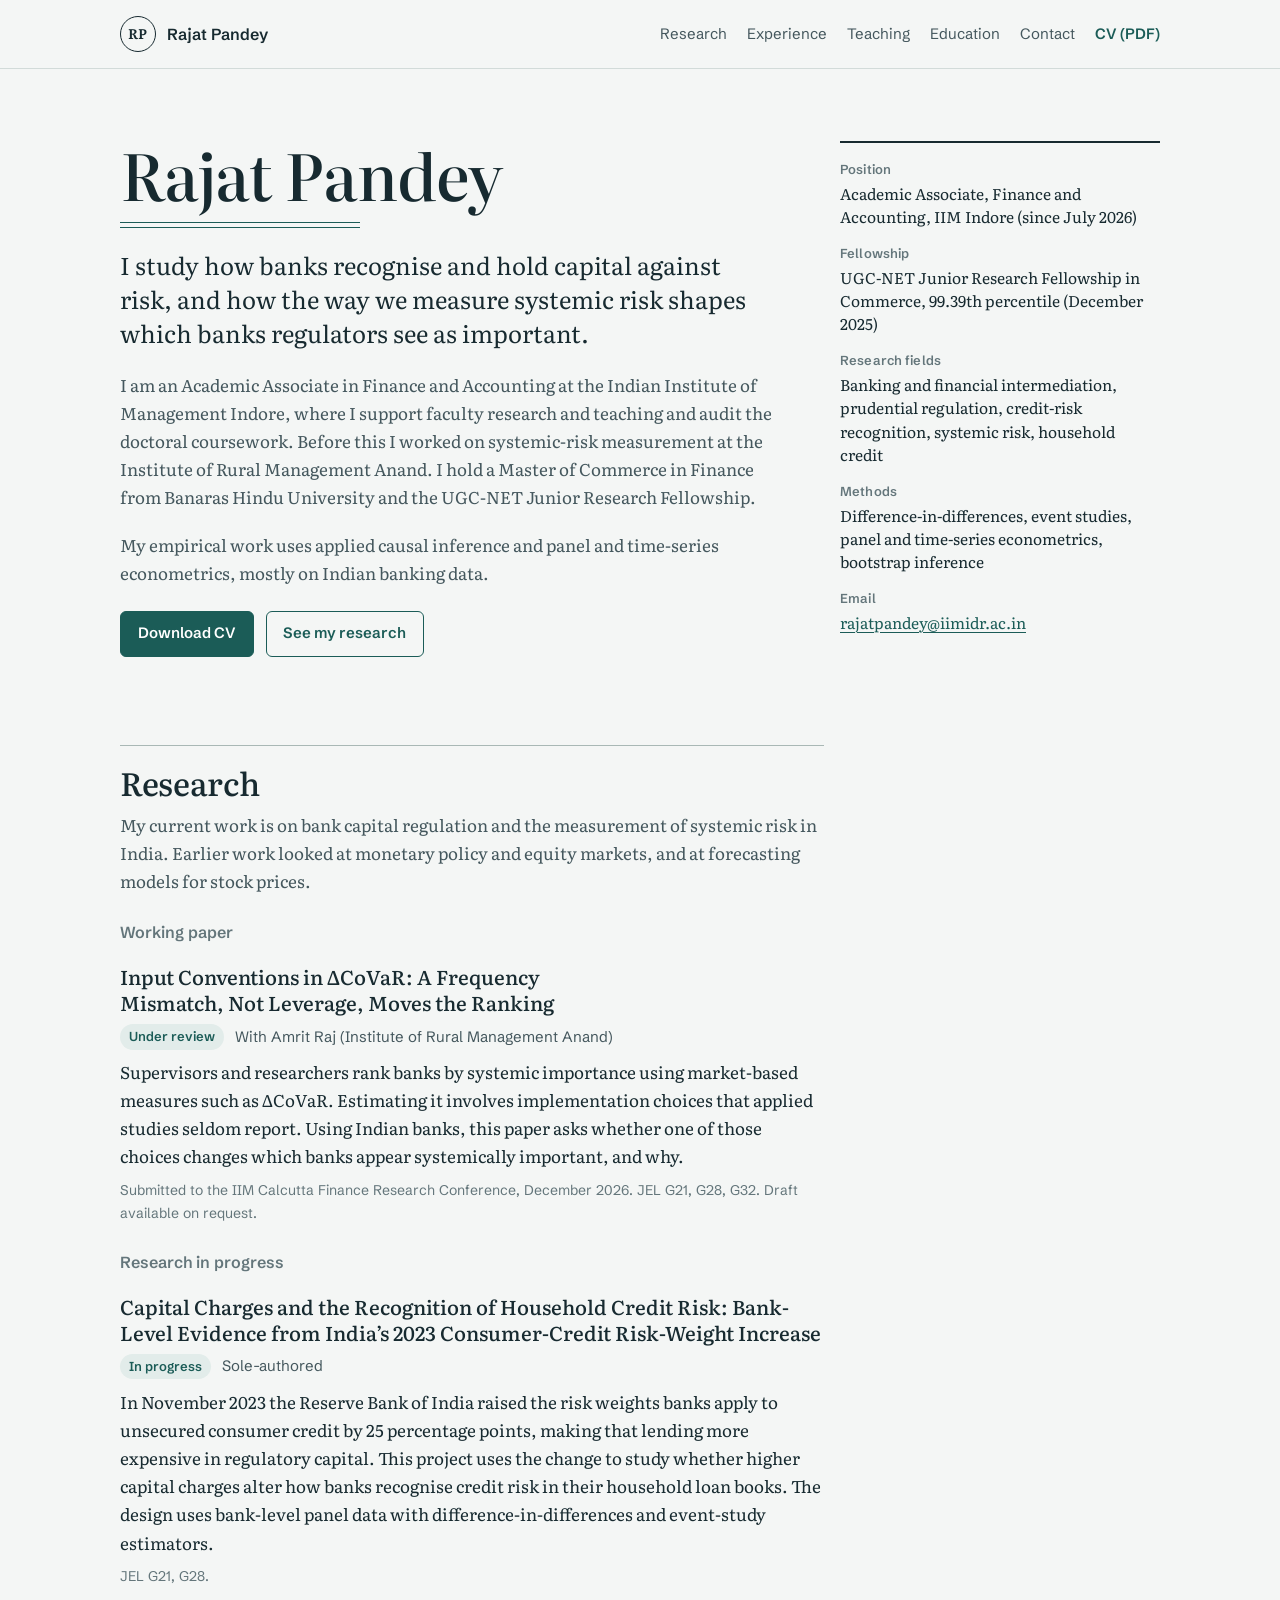
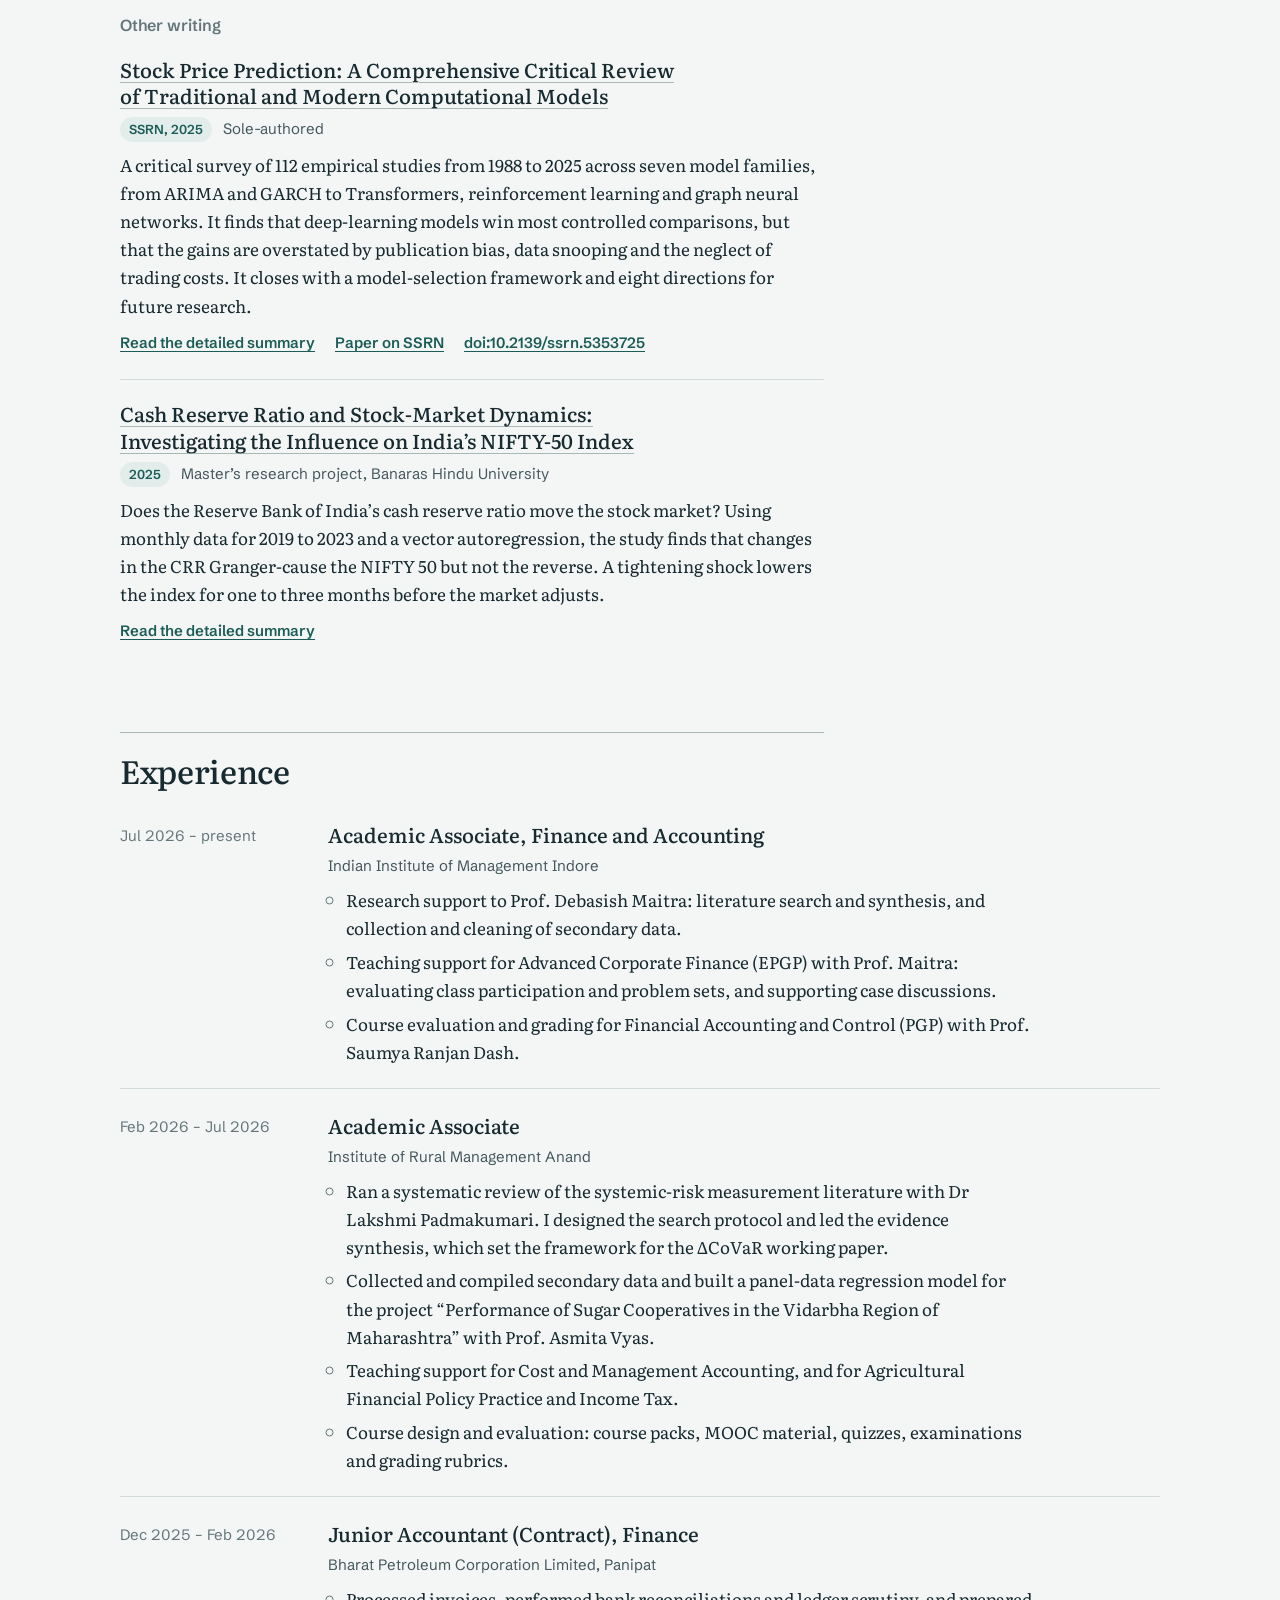
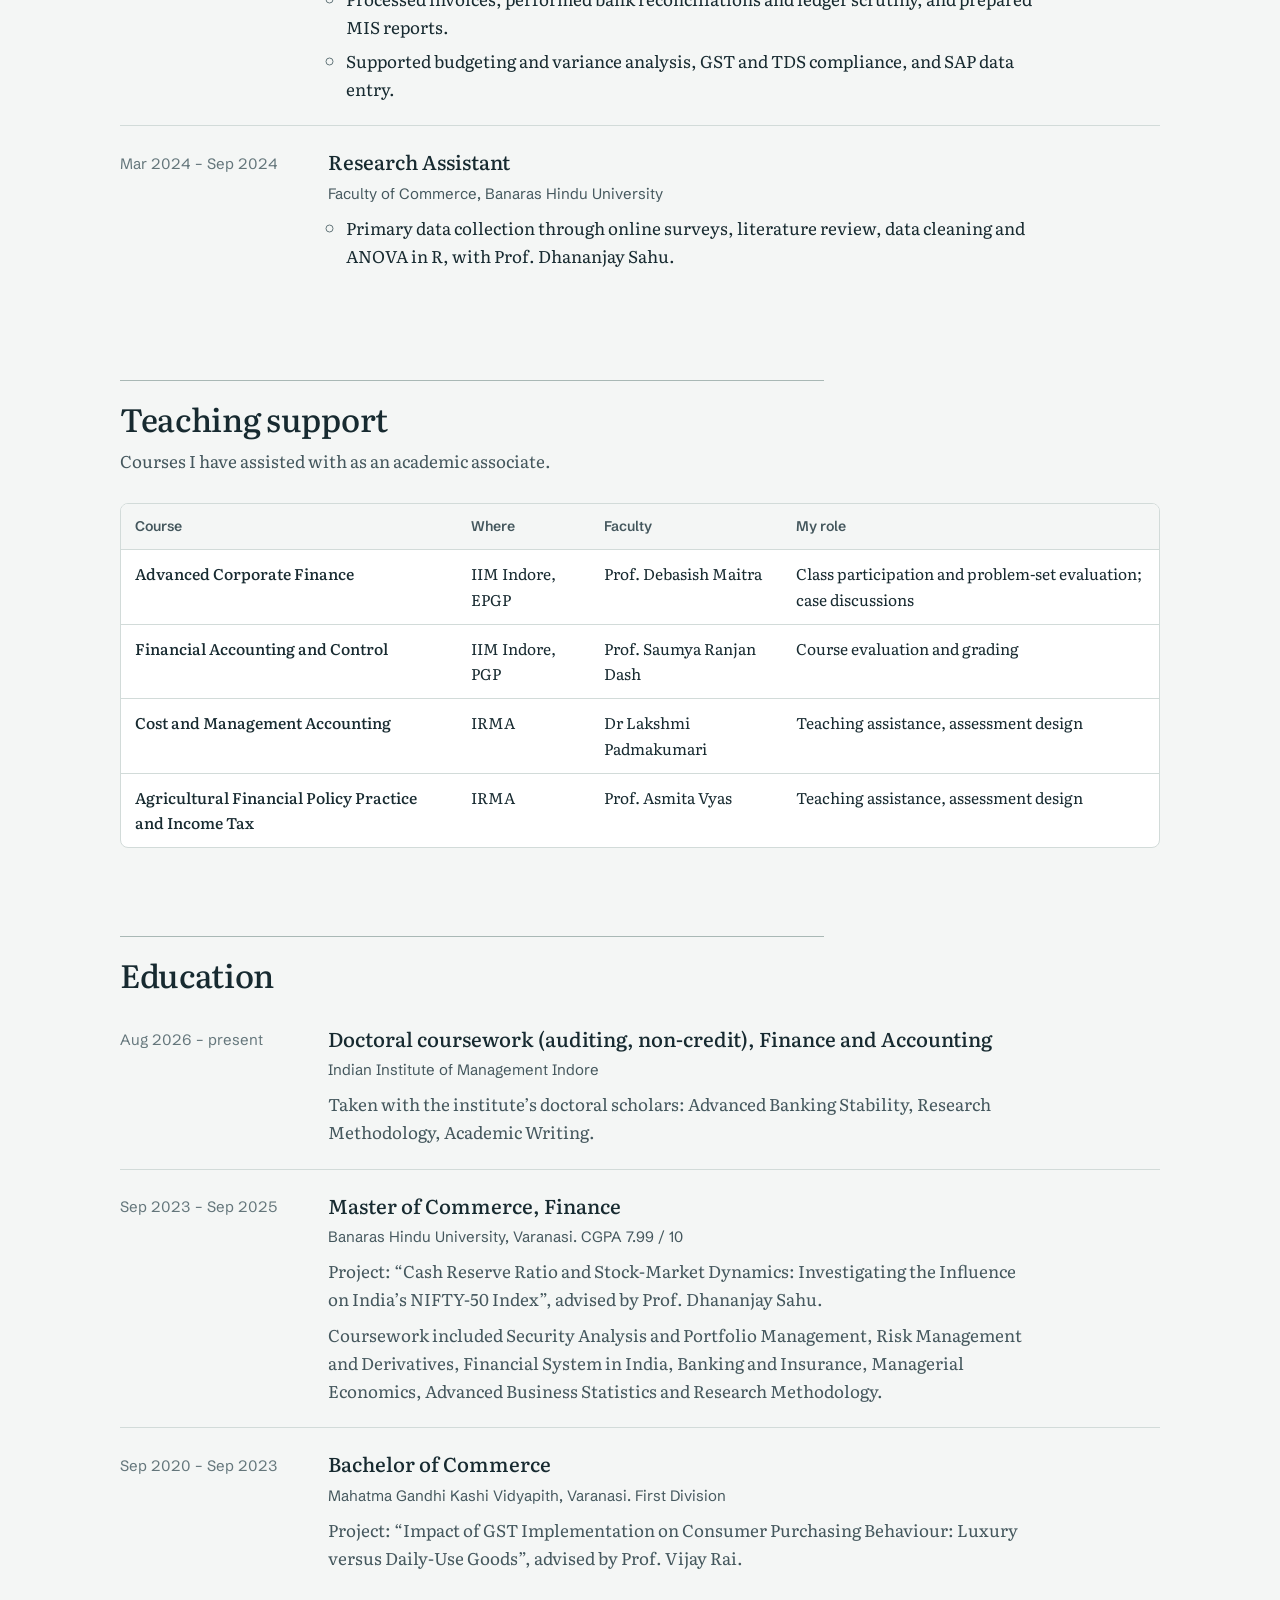
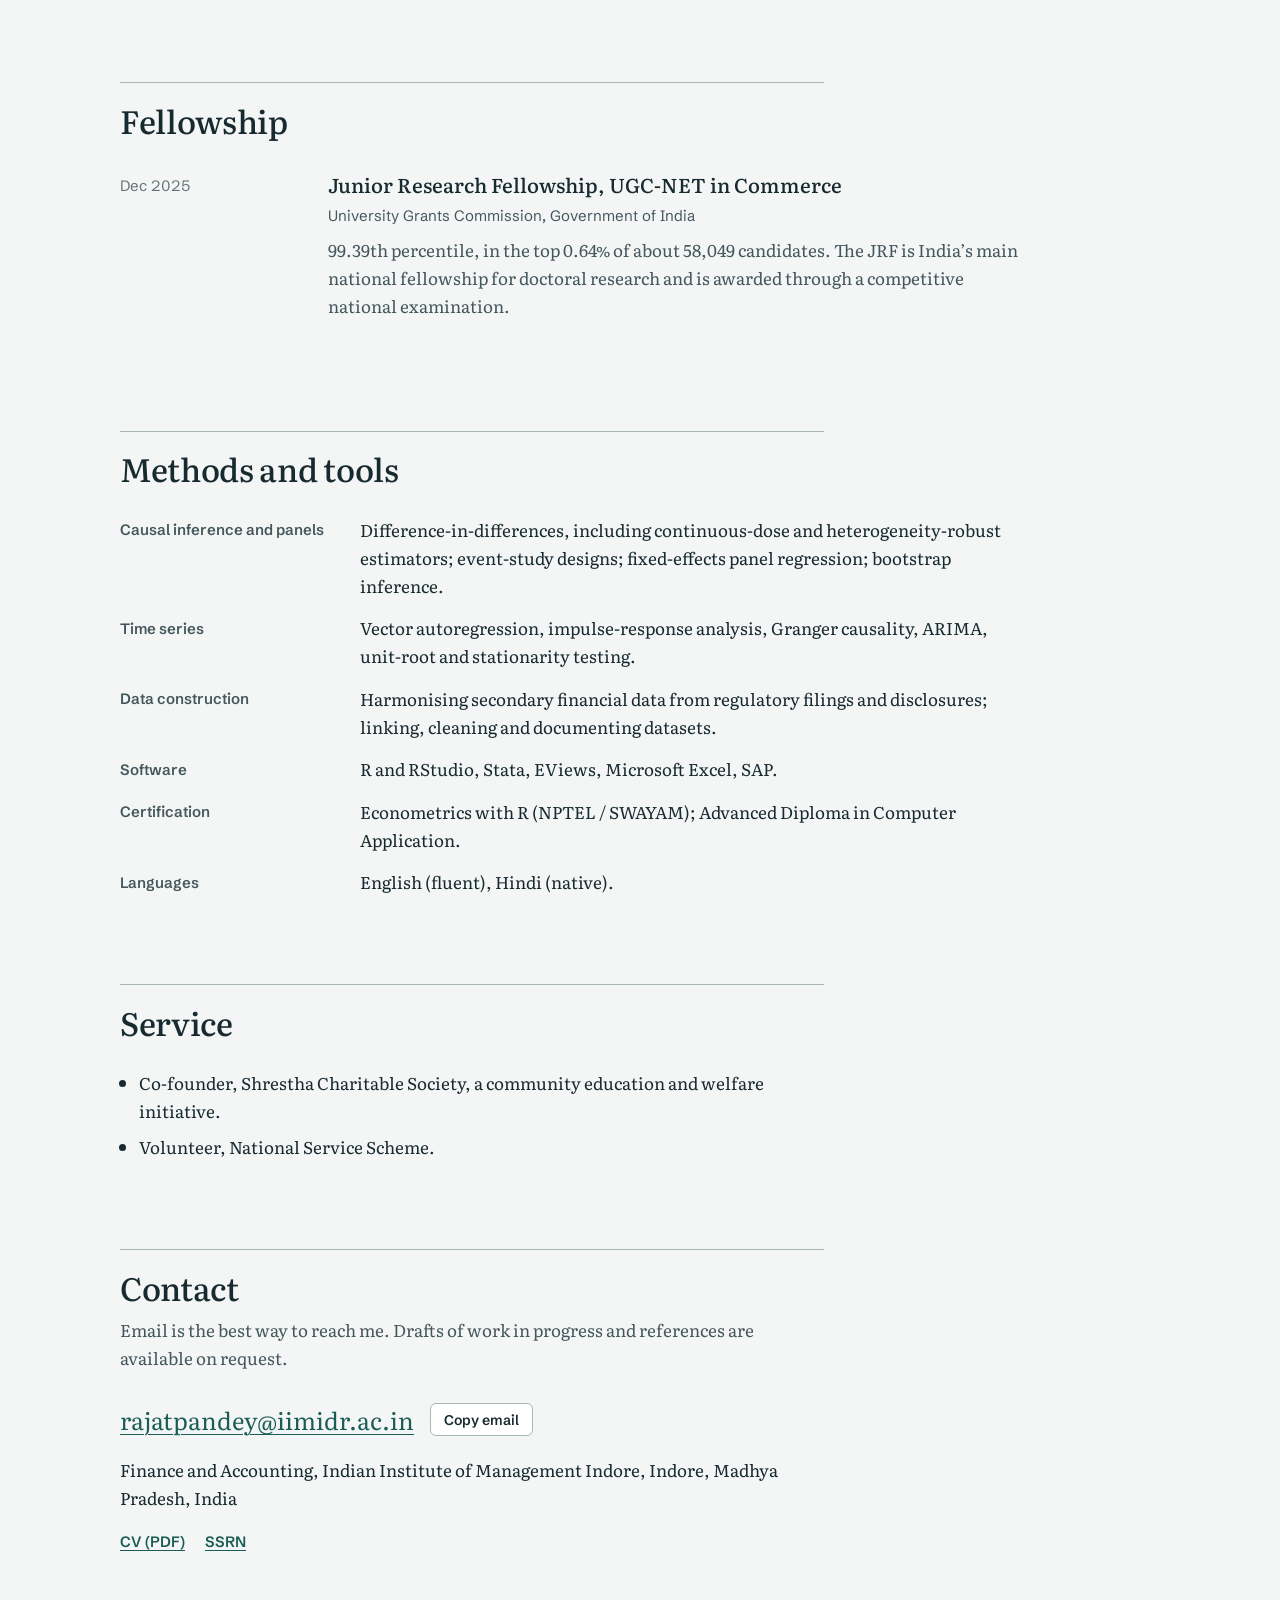
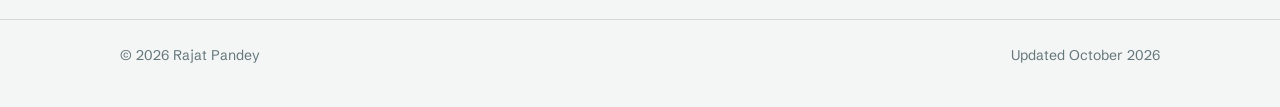
<file: index.html>
<!doctype html>
<html lang="en">
<head>
<meta charset="utf-8">
<meta name="viewport" content="width=device-width, initial-scale=1, viewport-fit=cover">
<title>Rajat Pandey</title>
<meta name="description" content="Rajat Pandey is a finance researcher at IIM Indore working on banking, bank capital regulation, credit-risk recognition and systemic-risk measurement in India.">
<meta name="author" content="Rajat Pandey">
<link rel="canonical" href="https://rajatpandey.in/">
<meta property="og:type" content="profile">
<meta property="og:title" content="Rajat Pandey">
<meta property="og:description" content="Research on banking, bank capital regulation and systemic-risk measurement in India.">
<meta property="og:url" content="https://rajatpandey.in/">
<link rel="icon" href="favicon.svg" type="image/svg+xml">
<link rel="preconnect" href="https://fonts.googleapis.com">
<link rel="preconnect" href="https://fonts.gstatic.com" crossorigin>
<link rel="stylesheet" href="https://fonts.googleapis.com/css2?family=Literata:ital,opsz,wght@0,7..72,400..700;1,7..72,400..700&family=Schibsted+Grotesk:wght@400..700&display=swap">
<link rel="stylesheet" href="style.css">
<script type="application/ld+json">
{
  "@context": "https://schema.org",
  "@type": "Person",
  "name": "Rajat Pandey",
  "url": "https://rajatpandey.in/",
  "email": "mailto:rajatpandey@iimidr.ac.in",
  "jobTitle": "Academic Associate, Finance and Accounting",
  "affiliation": { "@type": "CollegeOrUniversity", "name": "Indian Institute of Management Indore" },
  "alumniOf": [
    { "@type": "CollegeOrUniversity", "name": "Banaras Hindu University" },
    { "@type": "CollegeOrUniversity", "name": "Mahatma Gandhi Kashi Vidyapith" }
  ],
  "knowsAbout": ["Banking", "Bank capital regulation", "Systemic risk", "Credit risk", "Household credit", "Econometrics"]
}
</script>
</head>
<body>
<a class="skip" href="#main">Skip to content</a>

<header class="site-header">
  <div class="frame header-inner">
    <a class="brand" href="index.html" aria-label="Rajat Pandey, home">
      <span class="brand-mark" aria-hidden="true">RP</span>
      <span class="brand-name">Rajat Pandey</span>
    </a>
    <nav class="site-nav" aria-label="Main">
      <a href="#research">Research</a>
      <a href="#experience">Experience</a>
      <a href="#teaching">Teaching</a>
      <a href="#education">Education</a>
      <a href="#contact">Contact</a>
      <a class="nav-cv" href="Rajat-Pandey-CV.pdf" target="_blank" rel="noopener">CV (PDF)</a>
    </nav>
  </div>
</header>

<main id="main" class="frame home">

  <!-- ============ About ============ -->
  <section class="hero" id="about" aria-labelledby="name">
    <div class="hero-text">
      <!-- To add a photo, save it as photo.jpg and uncomment the next line. -->
      <!-- <img src="photo.jpg" alt="Rajat Pandey" width="132" height="132" style="border-radius:50%;object-fit:cover"> -->
      <h1 class="name" id="name">Rajat Pandey</h1>
      <div class="double-rule" aria-hidden="true"></div>
      <p class="lede">I study how banks recognise and hold capital against risk, and how the way we measure systemic risk shapes which banks regulators see as important.</p>
      <p>I am an Academic Associate in Finance and Accounting at the Indian Institute of Management Indore, where I support faculty research and teaching and audit the doctoral coursework. Before this I worked on systemic-risk measurement at the Institute of Rural Management Anand. I hold a Master of Commerce in Finance from Banaras Hindu University and the UGC-NET Junior Research Fellowship.</p>
      <p>My empirical work uses applied causal inference and panel and time-series econometrics, mostly on Indian banking data.</p>
      <div class="actions">
        <a class="button" href="Rajat-Pandey-CV.pdf" target="_blank" rel="noopener">Download CV</a>
        <a class="button button-quiet" href="#research">See my research</a>
      </div>
    </div>

    <aside class="glance" aria-label="At a glance">
      <dl>
        <div><dt>Position</dt><dd>Academic Associate, Finance and Accounting, IIM Indore (since July 2026)</dd></div>
        <div><dt>Fellowship</dt><dd>UGC-NET Junior Research Fellowship in Commerce, 99.39th percentile (December 2025)</dd></div>
        <div><dt>Research fields</dt><dd>Banking and financial intermediation, prudential regulation, credit-risk recognition, systemic risk, household credit</dd></div>
        <div><dt>Methods</dt><dd>Difference-in-differences, event studies, panel and time-series econometrics, bootstrap inference</dd></div>
        <div><dt>Email</dt><dd><a href="mailto:rajatpandey@iimidr.ac.in">rajatpandey@iimidr.ac.in</a></dd></div>
      </dl>
    </aside>
  </section>

  <!-- ============ Research ============ -->
  <section class="section" id="research" aria-labelledby="research-h">
    <div class="section-head">
      <h2 id="research-h">Research</h2>
      <p>My current work is on bank capital regulation and the measurement of systemic risk in India. Earlier work looked at monetary policy and equity markets, and at forecasting models for stock prices.</p>
    </div>

    <div class="group">
      <h3 class="group-title">Working paper</h3>
      <article class="paper">
        <h4 class="paper-title">Input Conventions in ΔCoVaR: A Frequency Mismatch, Not Leverage, Moves the Ranking</h4>
        <p class="paper-meta"><span class="tag">Under review</span><span>With Amrit Raj (Institute of Rural Management Anand)</span></p>
        <p class="paper-summary">Supervisors and researchers rank banks by systemic importance using market-based measures such as ΔCoVaR. Estimating it involves implementation choices that applied studies seldom report. Using Indian banks, this paper asks whether one of those choices changes which banks appear systemically important, and why.</p>
        <p class="paper-foot">Submitted to the IIM Calcutta Finance Research Conference, December 2026. JEL G21, G28, G32. Draft available on request.</p>
      </article>
    </div>

    <div class="group">
      <h3 class="group-title">Research in progress</h3>
      <article class="paper">
        <h4 class="paper-title">Capital Charges and the Recognition of Household Credit Risk: Bank-Level Evidence from India’s 2023 Consumer-Credit Risk-Weight Increase</h4>
        <p class="paper-meta"><span class="tag">In progress</span><span>Sole-authored</span></p>
        <p class="paper-summary">In November 2023 the Reserve Bank of India raised the risk weights banks apply to unsecured consumer credit by 25 percentage points, making that lending more expensive in regulatory capital. This project uses the change to study whether higher capital charges alter how banks recognise credit risk in their household loan books. The design uses bank-level panel data with difference-in-differences and event-study estimators.</p>
        <p class="paper-foot">JEL G21, G28.</p>
      </article>
    </div>

    <div class="group">
      <h3 class="group-title">Other writing</h3>
      <article class="paper">
        <h4 class="paper-title"><a href="stock-price-prediction-review.html">Stock Price Prediction: A Comprehensive Critical Review of Traditional and Modern Computational Models</a></h4>
        <p class="paper-meta"><span class="tag">SSRN, 2025</span><span>Sole-authored</span></p>
        <p class="paper-summary">A critical survey of 112 empirical studies from 1988 to 2025 across seven model families, from ARIMA and GARCH to Transformers, reinforcement learning and graph neural networks. It finds that deep-learning models win most controlled comparisons, but that the gains are overstated by publication bias, data snooping and the neglect of trading costs. It closes with a model-selection framework and eight directions for future research.</p>
        <p class="paper-links">
          <a href="stock-price-prediction-review.html">Read the detailed summary</a>
          <a href="https://papers.ssrn.com/sol3/papers.cfm?abstract_id=5353725" target="_blank" rel="noopener">Paper on SSRN</a>
          <a href="https://doi.org/10.2139/ssrn.5353725" target="_blank" rel="noopener">doi:10.2139/ssrn.5353725</a>
        </p>
      </article>
      <article class="paper">
        <h4 class="paper-title"><a href="crr-nifty50.html">Cash Reserve Ratio and Stock-Market Dynamics: Investigating the Influence on India’s NIFTY-50 Index</a></h4>
        <p class="paper-meta"><span class="tag">2025</span><span>Master’s research project, Banaras Hindu University</span></p>
        <p class="paper-summary">Does the Reserve Bank of India’s cash reserve ratio move the stock market? Using monthly data for 2019 to 2023 and a vector autoregression, the study finds that changes in the CRR Granger-cause the NIFTY 50 but not the reverse. A tightening shock lowers the index for one to three months before the market adjusts.</p>
        <p class="paper-links">
          <a href="crr-nifty50.html">Read the detailed summary</a>
        </p>
      </article>
    </div>
  </section>

  <!-- ============ Experience ============ -->
  <section class="section" id="experience" aria-labelledby="experience-h">
    <div class="section-head">
      <h2 id="experience-h">Experience</h2>
    </div>
    <ol class="timeline">
      <li class="entry">
        <p class="entry-date">Jul 2026 – present</p>
        <div class="entry-body">
          <h3>Academic Associate, Finance and Accounting</h3>
          <p class="entry-org">Indian Institute of Management Indore</p>
          <ul>
            <li>Research support to Prof. Debasish Maitra: literature search and synthesis, and collection and cleaning of secondary data.</li>
            <li>Teaching support for Advanced Corporate Finance (EPGP) with Prof. Maitra: evaluating class participation and problem sets, and supporting case discussions.</li>
            <li>Course evaluation and grading for Financial Accounting and Control (PGP) with Prof. Saumya Ranjan Dash.</li>
          </ul>
        </div>
      </li>
      <li class="entry">
        <p class="entry-date">Feb 2026 – Jul 2026</p>
        <div class="entry-body">
          <h3>Academic Associate</h3>
          <p class="entry-org">Institute of Rural Management Anand</p>
          <ul>
            <li>Ran a systematic review of the systemic-risk measurement literature with Dr Lakshmi Padmakumari. I designed the search protocol and led the evidence synthesis, which set the framework for the ΔCoVaR working paper.</li>
            <li>Collected and compiled secondary data and built a panel-data regression model for the project “Performance of Sugar Cooperatives in the Vidarbha Region of Maharashtra” with Prof. Asmita Vyas.</li>
            <li>Teaching support for Cost and Management Accounting, and for Agricultural Financial Policy Practice and Income Tax.</li>
            <li>Course design and evaluation: course packs, MOOC material, quizzes, examinations and grading rubrics.</li>
          </ul>
        </div>
      </li>
      <li class="entry">
        <p class="entry-date">Dec 2025 – Feb 2026</p>
        <div class="entry-body">
          <h3>Junior Accountant (Contract), Finance</h3>
          <p class="entry-org">Bharat Petroleum Corporation Limited, Panipat</p>
          <ul>
            <li>Processed invoices, performed bank reconciliations and ledger scrutiny, and prepared MIS reports.</li>
            <li>Supported budgeting and variance analysis, GST and TDS compliance, and SAP data entry.</li>
          </ul>
        </div>
      </li>
      <li class="entry">
        <p class="entry-date">Mar 2024 – Sep 2024</p>
        <div class="entry-body">
          <h3>Research Assistant</h3>
          <p class="entry-org">Faculty of Commerce, Banaras Hindu University</p>
          <ul>
            <li>Primary data collection through online surveys, literature review, data cleaning and ANOVA in R, with Prof. Dhananjay Sahu.</li>
          </ul>
        </div>
      </li>
    </ol>
  </section>

  <!-- ============ Teaching ============ -->
  <section class="section" id="teaching" aria-labelledby="teaching-h">
    <div class="section-head">
      <h2 id="teaching-h">Teaching support</h2>
      <p>Courses I have assisted with as an academic associate.</p>
    </div>
    <div class="table-wrap">
      <table>
        <thead>
          <tr><th scope="col">Course</th><th scope="col">Where</th><th scope="col">Faculty</th><th scope="col">My role</th></tr>
        </thead>
        <tbody>
          <tr><th scope="row">Advanced Corporate Finance</th><td>IIM Indore, EPGP</td><td>Prof. Debasish Maitra</td><td>Class participation and problem-set evaluation; case discussions</td></tr>
          <tr><th scope="row">Financial Accounting and Control</th><td>IIM Indore, PGP</td><td>Prof. Saumya Ranjan Dash</td><td>Course evaluation and grading</td></tr>
          <tr><th scope="row">Cost and Management Accounting</th><td>IRMA</td><td>Dr Lakshmi Padmakumari</td><td>Teaching assistance, assessment design</td></tr>
          <tr><th scope="row">Agricultural Financial Policy Practice and Income Tax</th><td>IRMA</td><td>Prof. Asmita Vyas</td><td>Teaching assistance, assessment design</td></tr>
        </tbody>
      </table>
    </div>
  </section>

  <!-- ============ Education ============ -->
  <section class="section" id="education" aria-labelledby="education-h">
    <div class="section-head">
      <h2 id="education-h">Education</h2>
    </div>
    <ol class="timeline">
      <li class="entry">
        <p class="entry-date">Aug 2026 – present</p>
        <div class="entry-body">
          <h3>Doctoral coursework (auditing, non-credit), Finance and Accounting</h3>
          <p class="entry-org">Indian Institute of Management Indore</p>
          <p class="entry-note">Taken with the institute’s doctoral scholars: Advanced Banking Stability, Research Methodology, Academic Writing.</p>
        </div>
      </li>
      <li class="entry">
        <p class="entry-date">Sep 2023 – Sep 2025</p>
        <div class="entry-body">
          <h3>Master of Commerce, Finance</h3>
          <p class="entry-org">Banaras Hindu University, Varanasi. CGPA 7.99 / 10</p>
          <p class="entry-note">Project: “Cash Reserve Ratio and Stock-Market Dynamics: Investigating the Influence on India’s NIFTY-50 Index”, advised by Prof. Dhananjay Sahu.</p>
          <p class="entry-note">Coursework included Security Analysis and Portfolio Management, Risk Management and Derivatives, Financial System in India, Banking and Insurance, Managerial Economics, Advanced Business Statistics and Research Methodology.</p>
        </div>
      </li>
      <li class="entry">
        <p class="entry-date">Sep 2020 – Sep 2023</p>
        <div class="entry-body">
          <h3>Bachelor of Commerce</h3>
          <p class="entry-org">Mahatma Gandhi Kashi Vidyapith, Varanasi. First Division</p>
          <p class="entry-note">Project: “Impact of GST Implementation on Consumer Purchasing Behaviour: Luxury versus Daily-Use Goods”, advised by Prof. Vijay Rai.</p>
        </div>
      </li>
    </ol>
  </section>

  <!-- ============ Fellowship ============ -->
  <section class="section" id="awards" aria-labelledby="awards-h">
    <div class="section-head">
      <h2 id="awards-h">Fellowship</h2>
    </div>
    <ol class="timeline">
      <li class="entry">
        <p class="entry-date">Dec 2025</p>
        <div class="entry-body">
          <h3>Junior Research Fellowship, UGC-NET in Commerce</h3>
          <p class="entry-org">University Grants Commission, Government of India</p>
          <p class="entry-note">99.39th percentile, in the top 0.64% of about 58,049 candidates. The JRF is India’s main national fellowship for doctoral research and is awarded through a competitive national examination.</p>
        </div>
      </li>
    </ol>
  </section>

  <!-- ============ Skills ============ -->
  <section class="section" id="methods" aria-labelledby="methods-h">
    <div class="section-head">
      <h2 id="methods-h">Methods and tools</h2>
    </div>
    <dl class="defs">
      <dt>Causal inference and panels</dt>
      <dd>Difference-in-differences, including continuous-dose and heterogeneity-robust estimators; event-study designs; fixed-effects panel regression; bootstrap inference.</dd>
      <dt>Time series</dt>
      <dd>Vector autoregression, impulse-response analysis, Granger causality, ARIMA, unit-root and stationarity testing.</dd>
      <dt>Data construction</dt>
      <dd>Harmonising secondary financial data from regulatory filings and disclosures; linking, cleaning and documenting datasets.</dd>
      <dt>Software</dt>
      <dd>R and RStudio, Stata, EViews, Microsoft Excel, SAP.</dd>
      <dt>Certification</dt>
      <dd>Econometrics with R (NPTEL / SWAYAM); Advanced Diploma in Computer Application.</dd>
      <dt>Languages</dt>
      <dd>English (fluent), Hindi (native).</dd>
    </dl>
  </section>

  <!-- ============ Service ============ -->
  <section class="section" id="service" aria-labelledby="service-h">
    <div class="section-head">
      <h2 id="service-h">Service</h2>
    </div>
    <div class="prose">
      <ul>
        <li>Co-founder, Shrestha Charitable Society, a community education and welfare initiative.</li>
        <li>Volunteer, National Service Scheme.</li>
      </ul>
    </div>
  </section>

  <!-- ============ Contact ============ -->
  <section class="section" id="contact" aria-labelledby="contact-h">
    <div class="section-head">
      <h2 id="contact-h">Contact</h2>
      <p>Email is the best way to reach me. Drafts of work in progress and references are available on request.</p>
    </div>
    <div class="prose">
      <div class="contact-row">
        <a class="email" id="email" href="mailto:rajatpandey@iimidr.ac.in">rajatpandey@iimidr.ac.in</a>
        <button type="button" class="copy" id="copy-email" data-copy="rajatpandey@iimidr.ac.in">Copy email</button>
      </div>
      <p>Finance and Accounting, Indian Institute of Management Indore, Indore, Madhya Pradesh, India</p>
      <p class="paper-links">
        <a href="Rajat-Pandey-CV.pdf" target="_blank" rel="noopener">CV (PDF)</a>
        <a href="https://papers.ssrn.com/sol3/papers.cfm?abstract_id=5353725" target="_blank" rel="noopener">SSRN</a>
        <!-- Add your profiles when ready:
        <a href="https://scholar.google.com/citations?user=YOUR_ID" target="_blank" rel="noopener">Google Scholar</a>
        <a href="https://orcid.org/YOUR-ORCID" target="_blank" rel="noopener">ORCID</a>
        <a href="https://www.linkedin.com/in/YOUR-HANDLE" target="_blank" rel="noopener">LinkedIn</a>
        -->
      </p>
    </div>
  </section>
</main>

<footer class="site-footer">
  <div class="frame footer-inner">
    <p>© 2026 Rajat Pandey</p>
    <p>Updated October 2026</p>
  </div>
</footer>
<script src="site.js"></script>
</body>
</html>
</file>
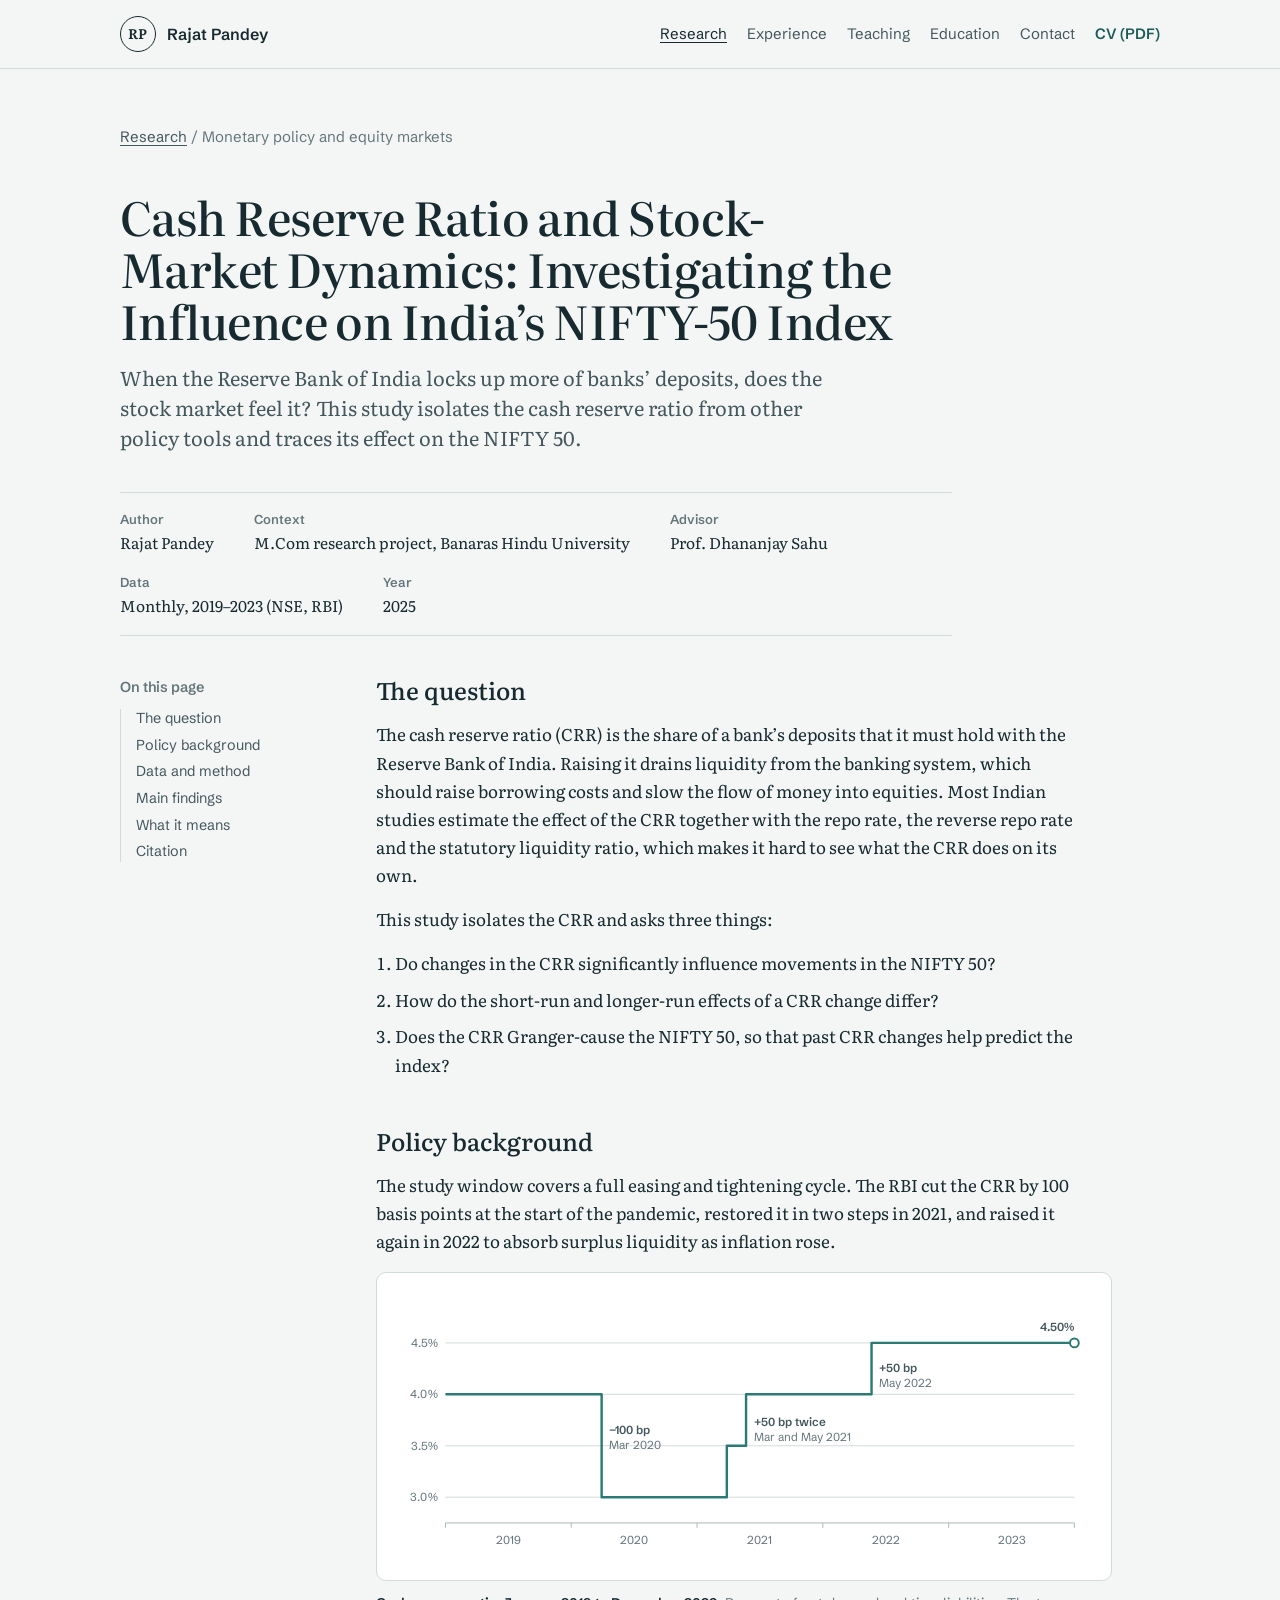
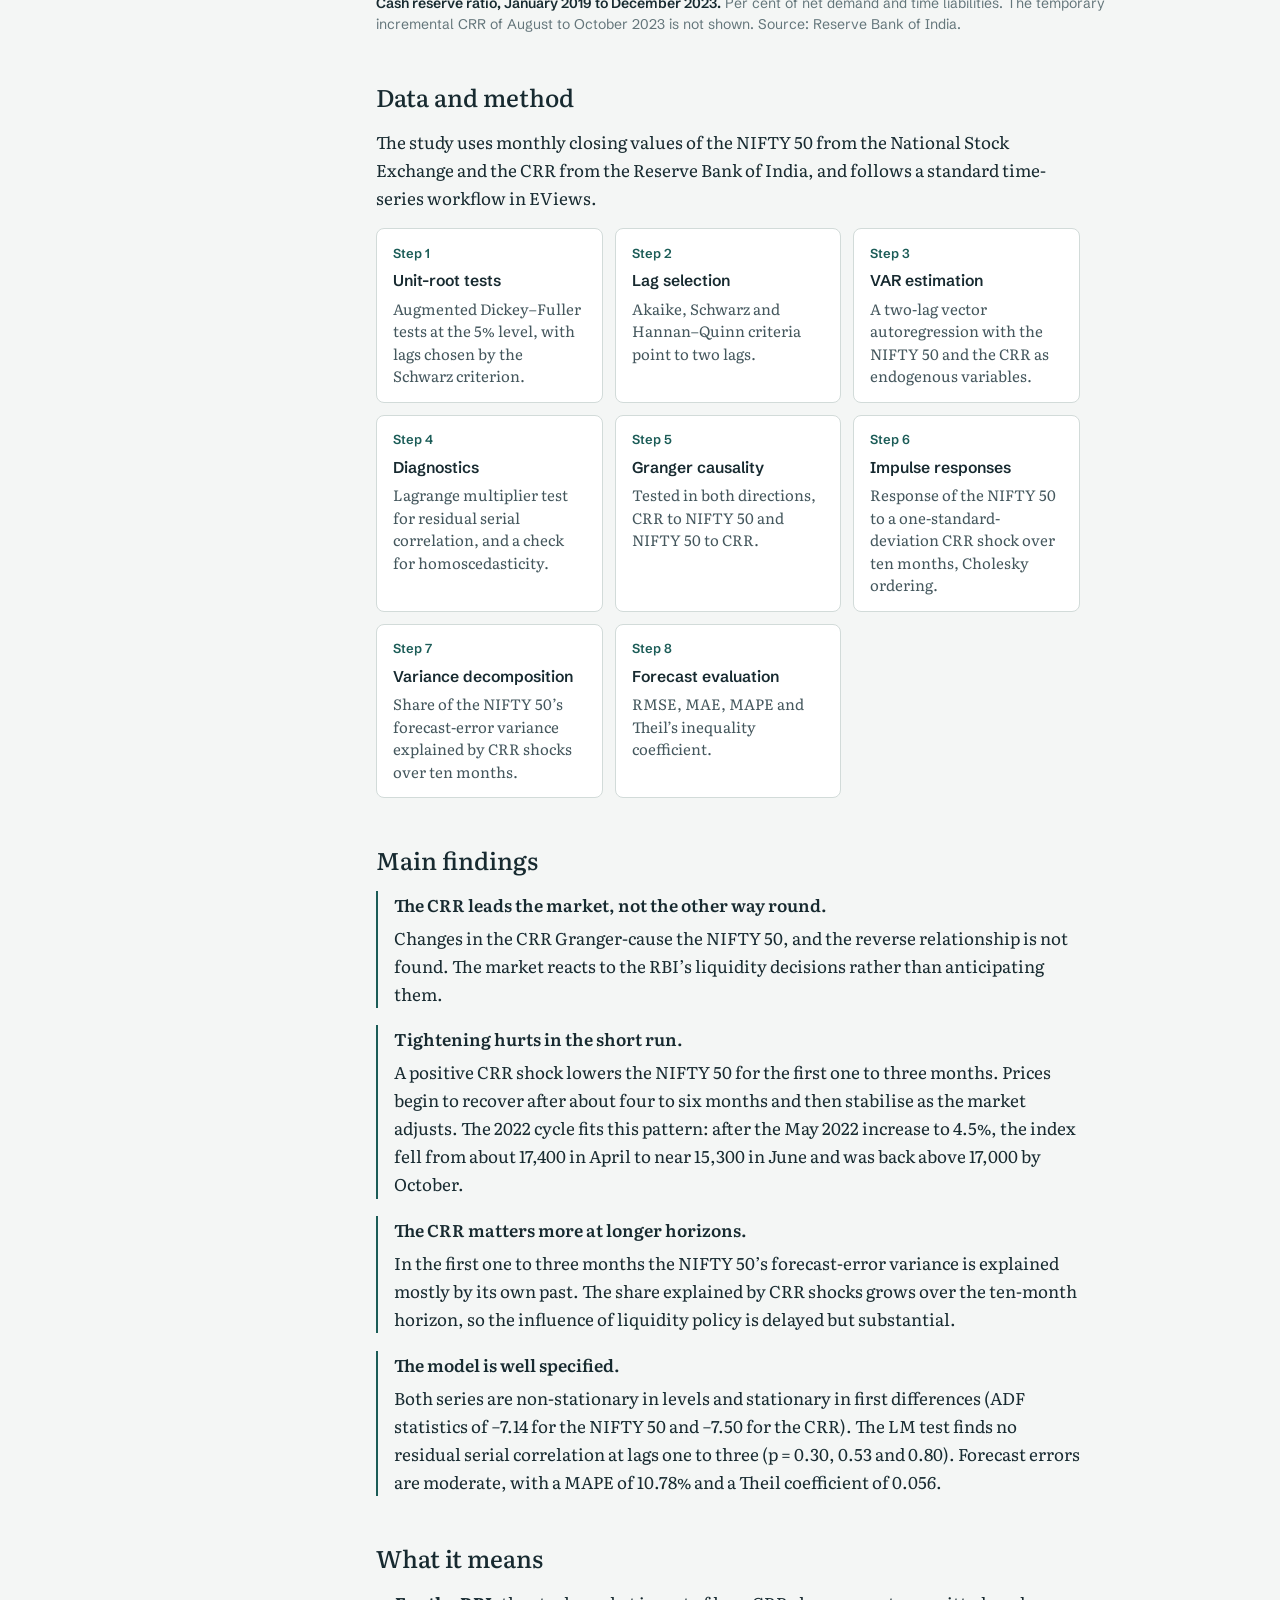
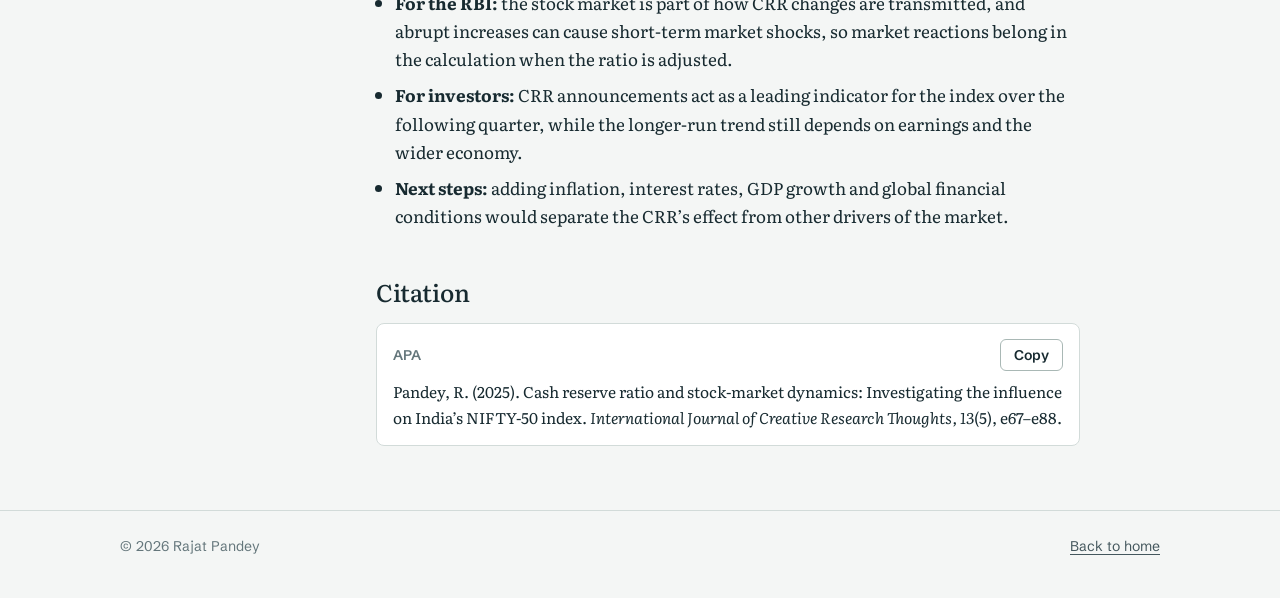
<file: crr-nifty50.html>
<!doctype html>
<html lang="en">
<head>
<meta charset="utf-8">
<meta name="viewport" content="width=device-width, initial-scale=1, viewport-fit=cover">
<title>Cash Reserve Ratio and the NIFTY 50 | Rajat Pandey</title>
<meta name="description" content="Detailed summary of Rajat Pandey's study of how the Reserve Bank of India's cash reserve ratio affects the NIFTY 50, using a VAR, Granger causality, impulse responses and variance decomposition.">
<meta name="author" content="Rajat Pandey">
<link rel="canonical" href="https://rajatpandey.in/crr-nifty50.html">
<meta property="og:type" content="article">
<meta property="og:title" content="Cash Reserve Ratio and Stock-Market Dynamics in India">
<meta property="og:description" content="CRR changes Granger-cause the NIFTY 50; a tightening shock lowers the index for one to three months before the market adjusts.">
<link rel="icon" href="favicon.svg" type="image/svg+xml">
<link rel="preconnect" href="https://fonts.googleapis.com">
<link rel="preconnect" href="https://fonts.gstatic.com" crossorigin>
<link rel="stylesheet" href="https://fonts.googleapis.com/css2?family=Literata:ital,opsz,wght@0,7..72,400..700;1,7..72,400..700&family=Schibsted+Grotesk:wght@400..700&display=swap">
<link rel="stylesheet" href="style.css">
</head>
<body>
<a class="skip" href="#main">Skip to content</a>

<header class="site-header">
  <div class="frame header-inner">
    <a class="brand" href="index.html" aria-label="Rajat Pandey, home">
      <span class="brand-mark" aria-hidden="true">RP</span>
      <span class="brand-name">Rajat Pandey</span>
    </a>
    <nav class="site-nav" aria-label="Main">
      <a href="index.html#research" aria-current="page">Research</a>
      <a href="index.html#experience">Experience</a>
      <a href="index.html#teaching">Teaching</a>
      <a href="index.html#education">Education</a>
      <a href="index.html#contact">Contact</a>
      <a class="nav-cv" href="Rajat-Pandey-CV.pdf" target="_blank" rel="noopener">CV (PDF)</a>
    </nav>
  </div>
</header>

<main id="main" class="frame paper-page">
  <p class="crumbs"><a href="index.html#research">Research</a> / Monetary policy and equity markets</p>

  <header class="paper-head">
    <h1>Cash Reserve Ratio and Stock-Market Dynamics: Investigating the Influence on India’s NIFTY-50 Index</h1>
    <p class="standfirst">When the Reserve Bank of India locks up more of banks’ deposits, does the stock market feel it? This study isolates the cash reserve ratio from other policy tools and traces its effect on the NIFTY 50.</p>
  </header>

  <dl class="facts">
    <div><dt>Author</dt><dd>Rajat Pandey</dd></div>
    <div><dt>Context</dt><dd>M.Com research project, Banaras Hindu University</dd></div>
    <div><dt>Advisor</dt><dd>Prof. Dhananjay Sahu</dd></div>
    <div><dt>Data</dt><dd>Monthly, 2019–2023 (NSE, RBI)</dd></div>
    <div><dt>Year</dt><dd>2025</dd></div>
  </dl>

  <div class="doc">
    <nav class="toc" aria-label="On this page">
      <p>On this page</p>
      <ol>
        <li><a href="#question">The question</a></li>
        <li><a href="#background">Policy background</a></li>
        <li><a href="#method">Data and method</a></li>
        <li><a href="#findings">Main findings</a></li>
        <li><a href="#implications">What it means</a></li>
        <li><a href="#cite">Citation</a></li>
      </ol>
    </nav>

    <div class="doc-body">
      <section class="doc-section" id="question">
        <h2>The question</h2>
        <p>The cash reserve ratio (CRR) is the share of a bank’s deposits that it must hold with the Reserve Bank of India. Raising it drains liquidity from the banking system, which should raise borrowing costs and slow the flow of money into equities. Most Indian studies estimate the effect of the CRR together with the repo rate, the reverse repo rate and the statutory liquidity ratio, which makes it hard to see what the CRR does on its own.</p>
        <p>This study isolates the CRR and asks three things:</p>
        <ol>
          <li>Do changes in the CRR significantly influence movements in the NIFTY 50?</li>
          <li>How do the short-run and longer-run effects of a CRR change differ?</li>
          <li>Does the CRR Granger-cause the NIFTY 50, so that past CRR changes help predict the index?</li>
        </ol>
      </section>

      <section class="doc-section" id="background">
        <h2>Policy background</h2>
        <p>The study window covers a full easing and tightening cycle. The RBI cut the CRR by 100 basis points at the start of the pandemic, restored it in two steps in 2021, and raised it again in 2022 to absorb surplus liquidity as inflation rose.</p>
        <figure>
          <div class="chart-card chart-scroll">
            <svg class="svg-chart" viewBox="0 0 720 284" role="img" aria-labelledby="crr-title crr-desc">
              <title id="crr-title">Cash reserve ratio, January 2019 to December 2023</title>
              <desc id="crr-desc">The CRR stood at 4.00% until March 2020, fell to 3.00% until March 2021, rose to 3.50% and then 4.00% in May 2021, and rose to 4.50% in May 2022, where it stayed through 2023.</desc>
              <!-- gridlines and y labels -->
              <line class="grid" x1="52" x2="700" y1="54.5" y2="54.5"></line>
              <line class="grid" x1="52" x2="700" y1="107.5" y2="107.5"></line>
              <line class="grid" x1="52" x2="700" y1="160.5" y2="160.5"></line>
              <line class="grid" x1="52" x2="700" y1="213.5" y2="213.5"></line>
              <text class="tick" x="44" y="58.5" text-anchor="end">4.5%</text>
              <text class="tick" x="44" y="111.5" text-anchor="end">4.0%</text>
              <text class="tick" x="44" y="164.5" text-anchor="end">3.5%</text>
              <text class="tick" x="44" y="217.5" text-anchor="end">3.0%</text>
              <!-- x axis -->
              <line class="axis" x1="52" x2="700" y1="240" y2="240"></line>
              <line class="axis" x1="52" x2="52" y1="240" y2="245"></line>
              <line class="axis" x1="181.6" x2="181.6" y1="240" y2="245"></line>
              <line class="axis" x1="311.2" x2="311.2" y1="240" y2="245"></line>
              <line class="axis" x1="440.8" x2="440.8" y1="240" y2="245"></line>
              <line class="axis" x1="570.4" x2="570.4" y1="240" y2="245"></line>
              <line class="axis" x1="700" x2="700" y1="240" y2="245"></line>
              <text class="tick" x="116.8" y="262" text-anchor="middle">2019</text>
              <text class="tick" x="246.4" y="262" text-anchor="middle">2020</text>
              <text class="tick" x="376" y="262" text-anchor="middle">2021</text>
              <text class="tick" x="505.6" y="262" text-anchor="middle">2022</text>
              <text class="tick" x="635.2" y="262" text-anchor="middle">2023</text>
              <!-- hover targets, one per policy regime -->
              <rect class="hit" x="52" y="28" width="160.9" height="212" tabindex="0" data-tip="Jan 2019 – Mar 2020: CRR 4.00%"></rect>
              <rect class="hit" x="212.9" y="28" width="129" height="212" tabindex="0" data-tip="Mar 2020 – Mar 2021: CRR 3.00% (pandemic cut)"></rect>
              <rect class="hit" x="341.9" y="28" width="19.8" height="212" tabindex="0" data-tip="Mar 2021 – May 2021: CRR 3.50%"></rect>
              <rect class="hit" x="361.7" y="28" width="129.3" height="212" tabindex="0" data-tip="May 2021 – May 2022: CRR 4.00%"></rect>
              <rect class="hit" x="491" y="28" width="209" height="212" tabindex="0" data-tip="May 2022 – Dec 2023: CRR 4.50%"></rect>
              <!-- the series -->
              <path class="line" d="M52,107.5 H212.9 V213.5 H341.9 V160.5 H361.7 V107.5 H491 V54.5 H700" pointer-events="none"></path>
              <circle class="dot" cx="700" cy="54.5" r="4.5" pointer-events="none"></circle>
              <!-- annotations -->
              <text class="note" x="221" y="148" pointer-events="none">−100 bp</text>
              <text class="tick" x="221" y="164" pointer-events="none">Mar 2020</text>
              <text class="note" x="370" y="140" pointer-events="none">+50 bp twice</text>
              <text class="tick" x="370" y="156" pointer-events="none">Mar and May 2021</text>
              <text class="note" x="499" y="84" pointer-events="none">+50 bp</text>
              <text class="tick" x="499" y="100" pointer-events="none">May 2022</text>
              <text class="note" x="700" y="42" text-anchor="end" pointer-events="none">4.50%</text>
            </svg>
          </div>
          <figcaption><strong>Cash reserve ratio, January 2019 to December 2023.</strong> Per cent of net demand and time liabilities. The temporary incremental CRR of August to October 2023 is not shown. Source: Reserve Bank of India.</figcaption>
        </figure>
      </section>

      <section class="doc-section" id="method">
        <h2>Data and method</h2>
        <p>The study uses monthly closing values of the NIFTY 50 from the National Stock Exchange and the CRR from the Reserve Bank of India, and follows a standard time-series workflow in EViews.</p>
        <ol class="steps">
          <li><strong>Unit-root tests</strong><span>Augmented Dickey–Fuller tests at the 5% level, with lags chosen by the Schwarz criterion.</span></li>
          <li><strong>Lag selection</strong><span>Akaike, Schwarz and Hannan–Quinn criteria point to two lags.</span></li>
          <li><strong>VAR estimation</strong><span>A two-lag vector autoregression with the NIFTY 50 and the CRR as endogenous variables.</span></li>
          <li><strong>Diagnostics</strong><span>Lagrange multiplier test for residual serial correlation, and a check for homoscedasticity.</span></li>
          <li><strong>Granger causality</strong><span>Tested in both directions, CRR to NIFTY 50 and NIFTY 50 to CRR.</span></li>
          <li><strong>Impulse responses</strong><span>Response of the NIFTY 50 to a one-standard-deviation CRR shock over ten months, Cholesky ordering.</span></li>
          <li><strong>Variance decomposition</strong><span>Share of the NIFTY 50’s forecast-error variance explained by CRR shocks over ten months.</span></li>
          <li><strong>Forecast evaluation</strong><span>RMSE, MAE, MAPE and Theil’s inequality coefficient.</span></li>
        </ol>
      </section>

      <section class="doc-section" id="findings">
        <h2>Main findings</h2>
        <ol class="findings">
          <li><strong>The CRR leads the market, not the other way round.</strong><span>Changes in the CRR Granger-cause the NIFTY 50, and the reverse relationship is not found. The market reacts to the RBI’s liquidity decisions rather than anticipating them.</span></li>
          <li><strong>Tightening hurts in the short run.</strong><span>A positive CRR shock lowers the NIFTY 50 for the first one to three months. Prices begin to recover after about four to six months and then stabilise as the market adjusts. The 2022 cycle fits this pattern: after the May 2022 increase to 4.5%, the index fell from about 17,400 in April to near 15,300 in June and was back above 17,000 by October.</span></li>
          <li><strong>The CRR matters more at longer horizons.</strong><span>In the first one to three months the NIFTY 50’s forecast-error variance is explained mostly by its own past. The share explained by CRR shocks grows over the ten-month horizon, so the influence of liquidity policy is delayed but substantial.</span></li>
          <li><strong>The model is well specified.</strong><span>Both series are non-stationary in levels and stationary in first differences (ADF statistics of −7.14 for the NIFTY 50 and −7.50 for the CRR). The LM test finds no residual serial correlation at lags one to three (p = 0.30, 0.53 and 0.80). Forecast errors are moderate, with a MAPE of 10.78% and a Theil coefficient of 0.056.</span></li>
        </ol>
      </section>

      <section class="doc-section" id="implications">
        <h2>What it means</h2>
        <ul>
          <li><strong>For the RBI:</strong> the stock market is part of how CRR changes are transmitted, and abrupt increases can cause short-term market shocks, so market reactions belong in the calculation when the ratio is adjusted.</li>
          <li><strong>For investors:</strong> CRR announcements act as a leading indicator for the index over the following quarter, while the longer-run trend still depends on earnings and the wider economy.</li>
          <li><strong>Next steps:</strong> adding inflation, interest rates, GDP growth and global financial conditions would separate the CRR’s effect from other drivers of the market.</li>
        </ul>
      </section>

      <section class="doc-section" id="cite">
        <h2>Citation</h2>
        <div class="cite">
          <div class="cite-block">
            <div class="cite-head"><span>APA</span><button type="button" class="copy" id="copy-apa" data-copy-target="#apa">Copy</button></div>
            <p id="apa">Pandey, R. (2025). Cash reserve ratio and stock-market dynamics: Investigating the influence on India’s NIFTY-50 index. <em>International Journal of Creative Research Thoughts, 13</em>(5), e67–e88.</p>
          </div>
        </div>
      </section>
    </div>
  </div>
</main>

<footer class="site-footer">
  <div class="frame footer-inner">
    <p>© 2026 Rajat Pandey</p>
    <p><a href="index.html">Back to home</a></p>
  </div>
</footer>
<script src="site.js"></script>
</body>
</html>
</file>
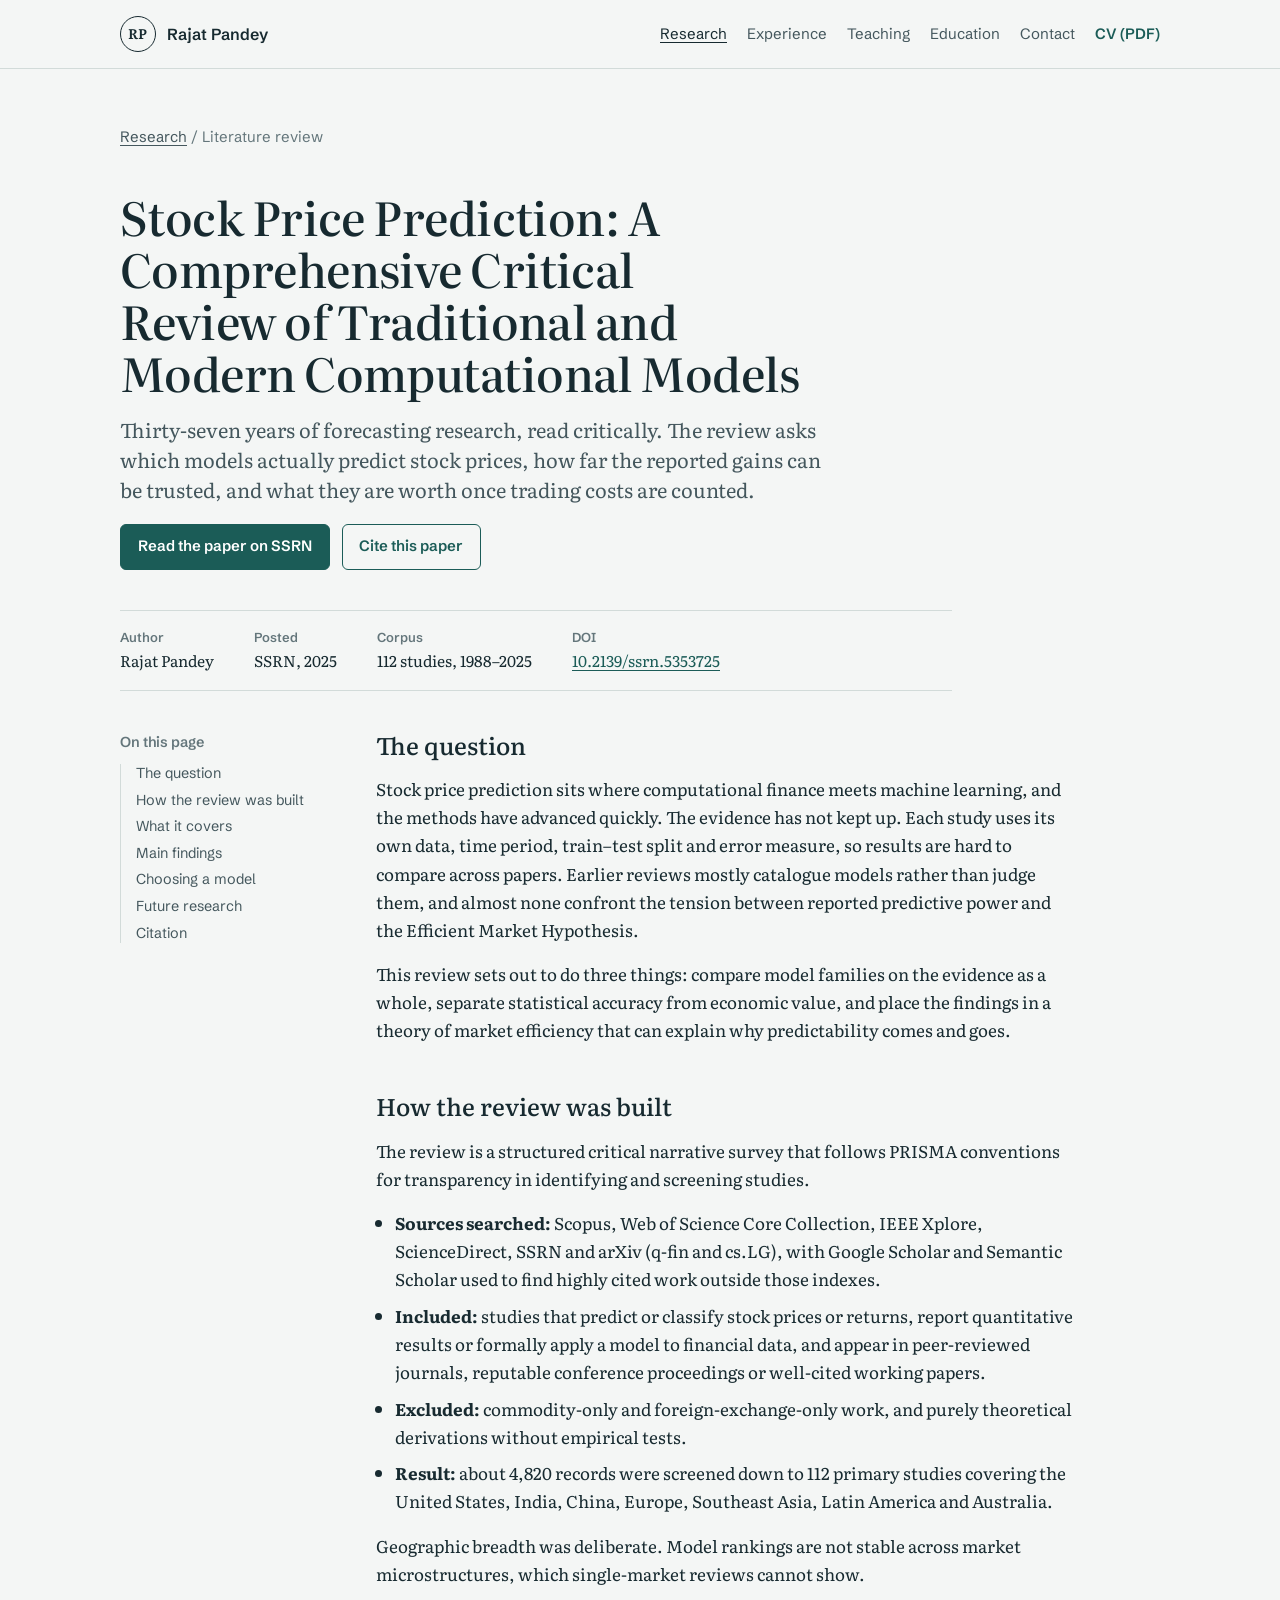
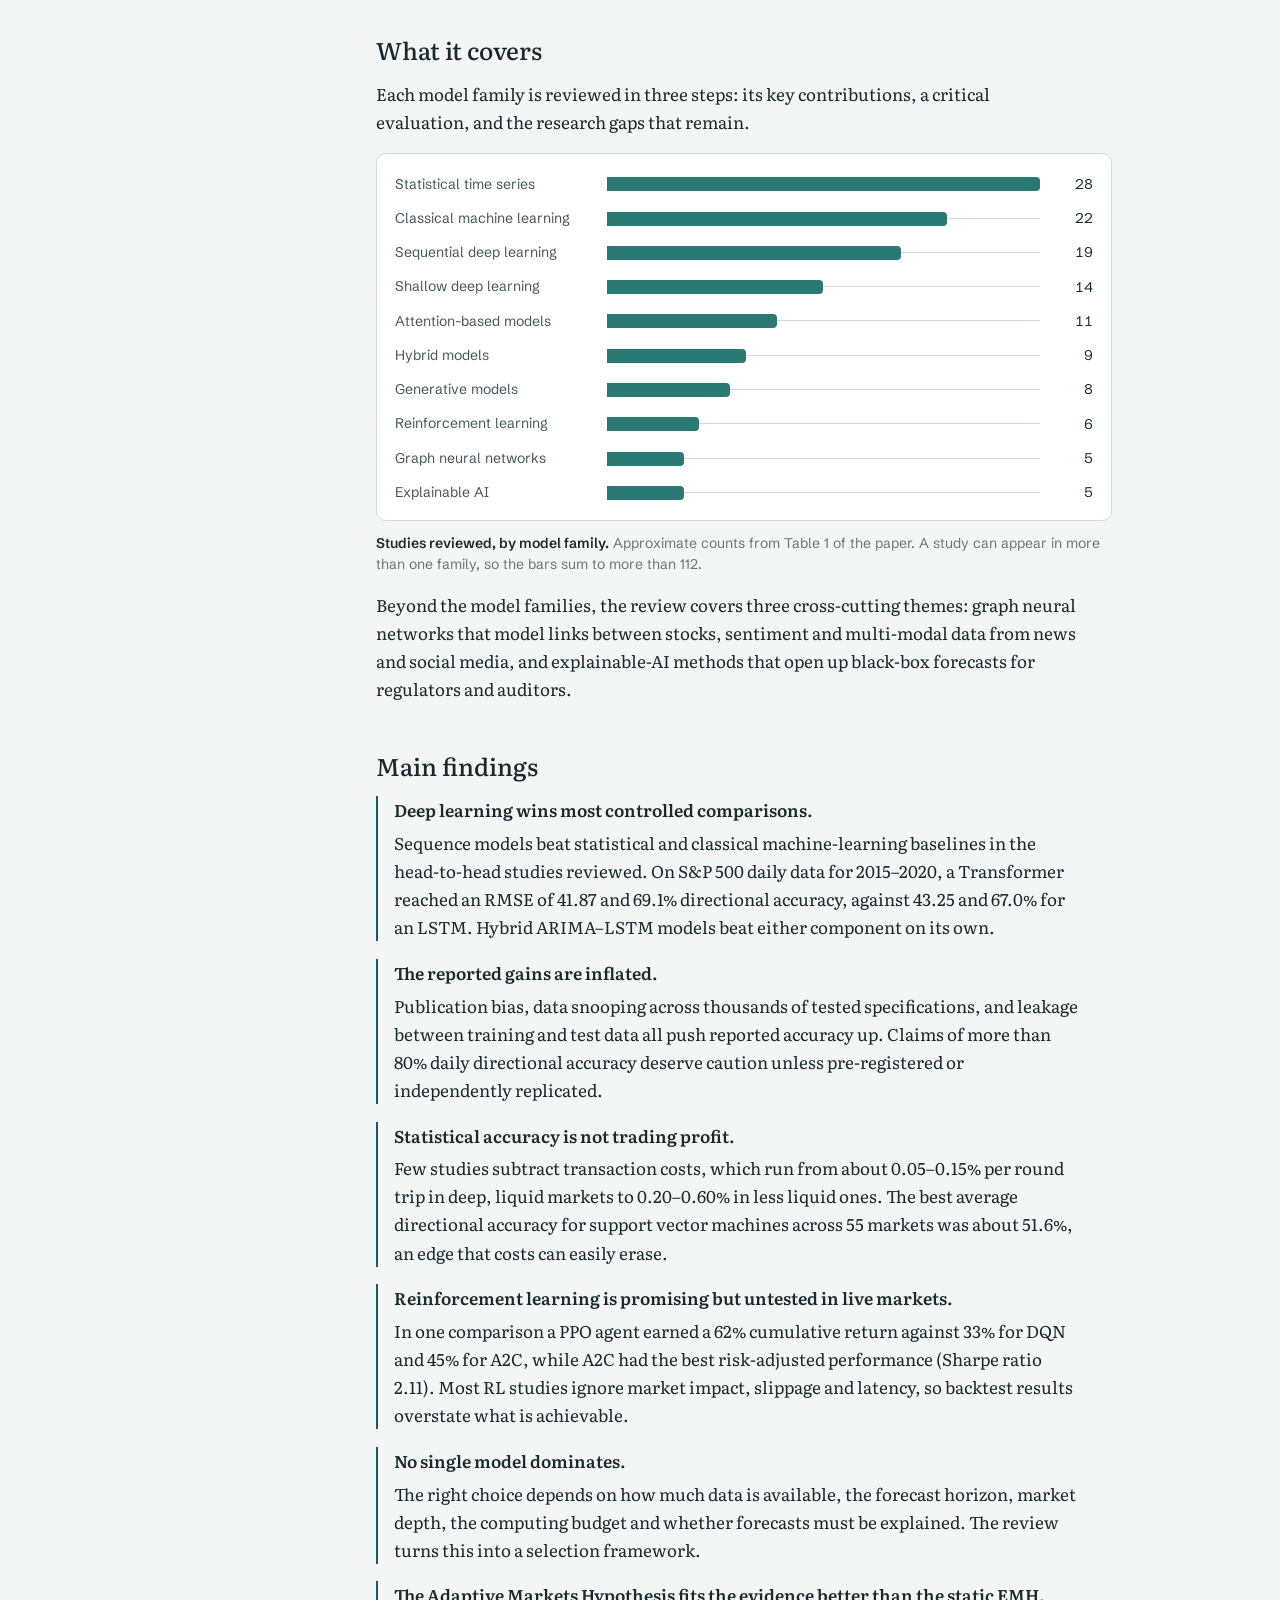
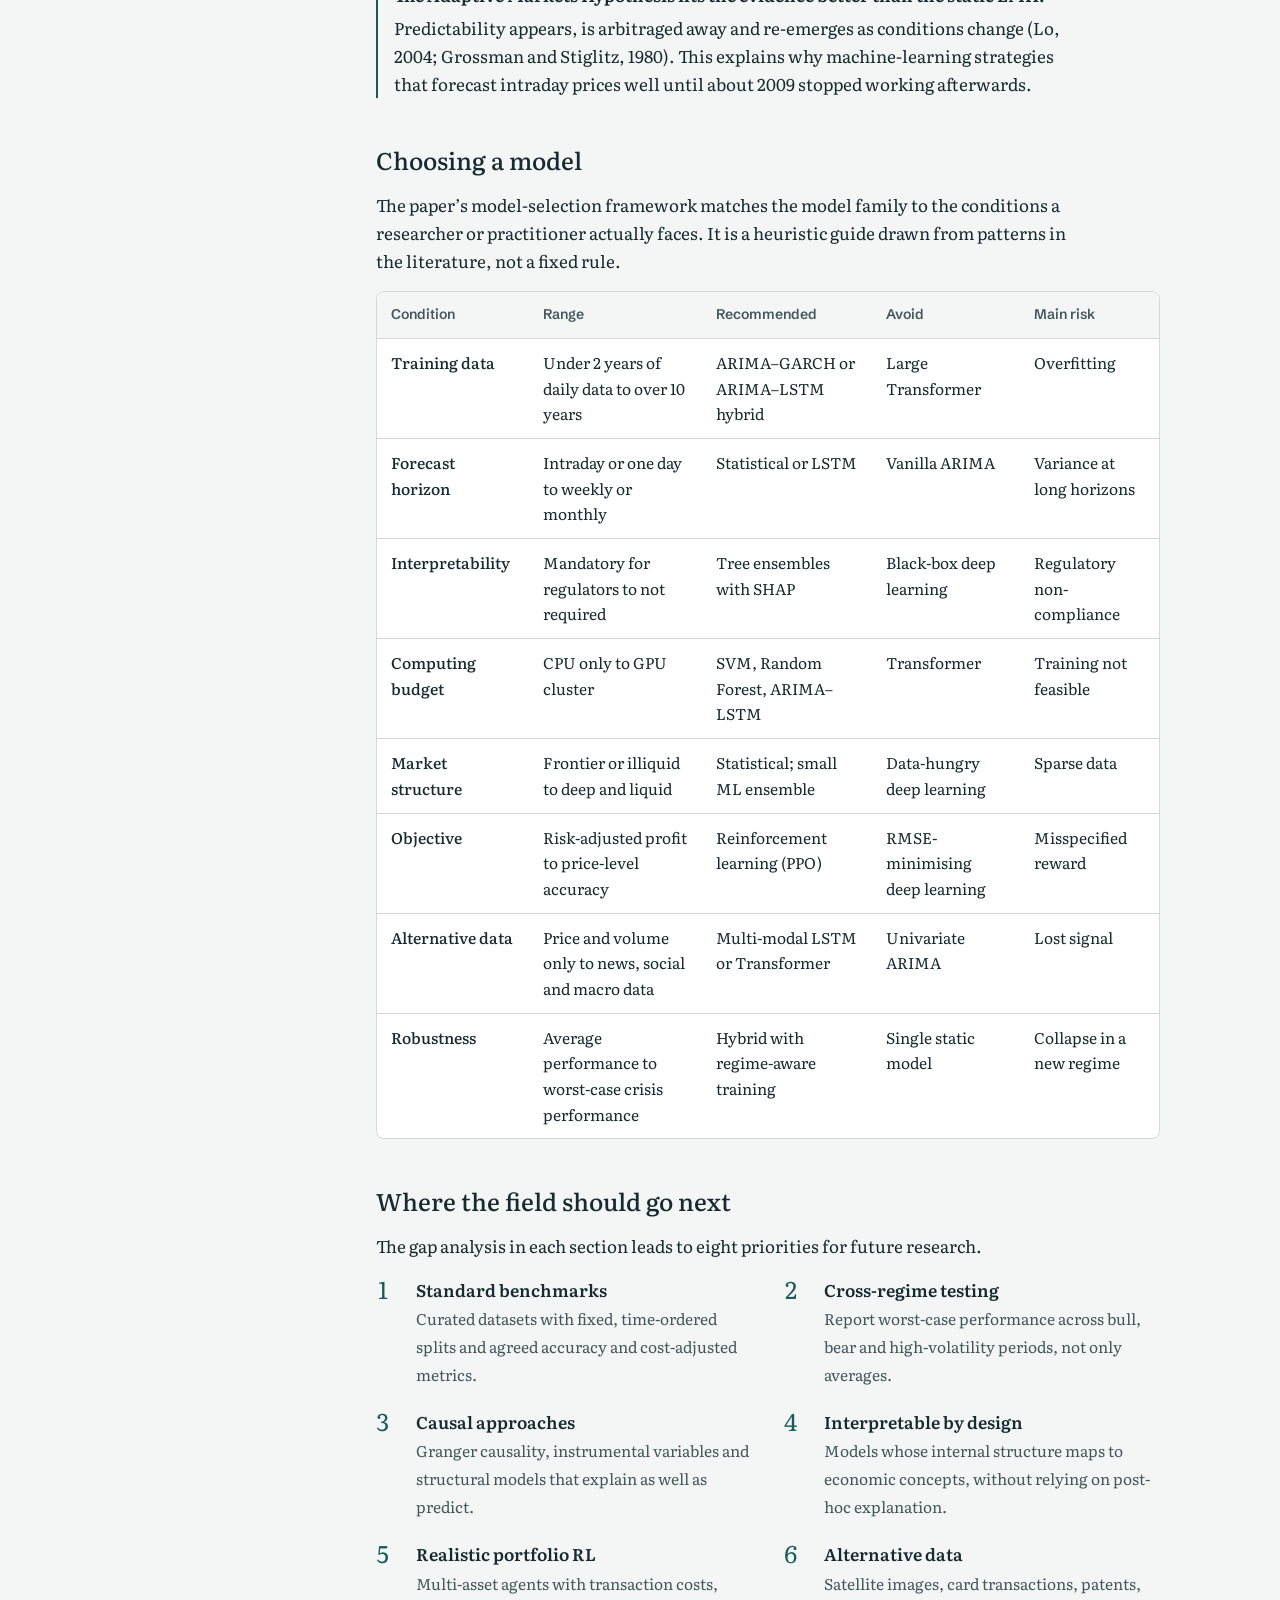
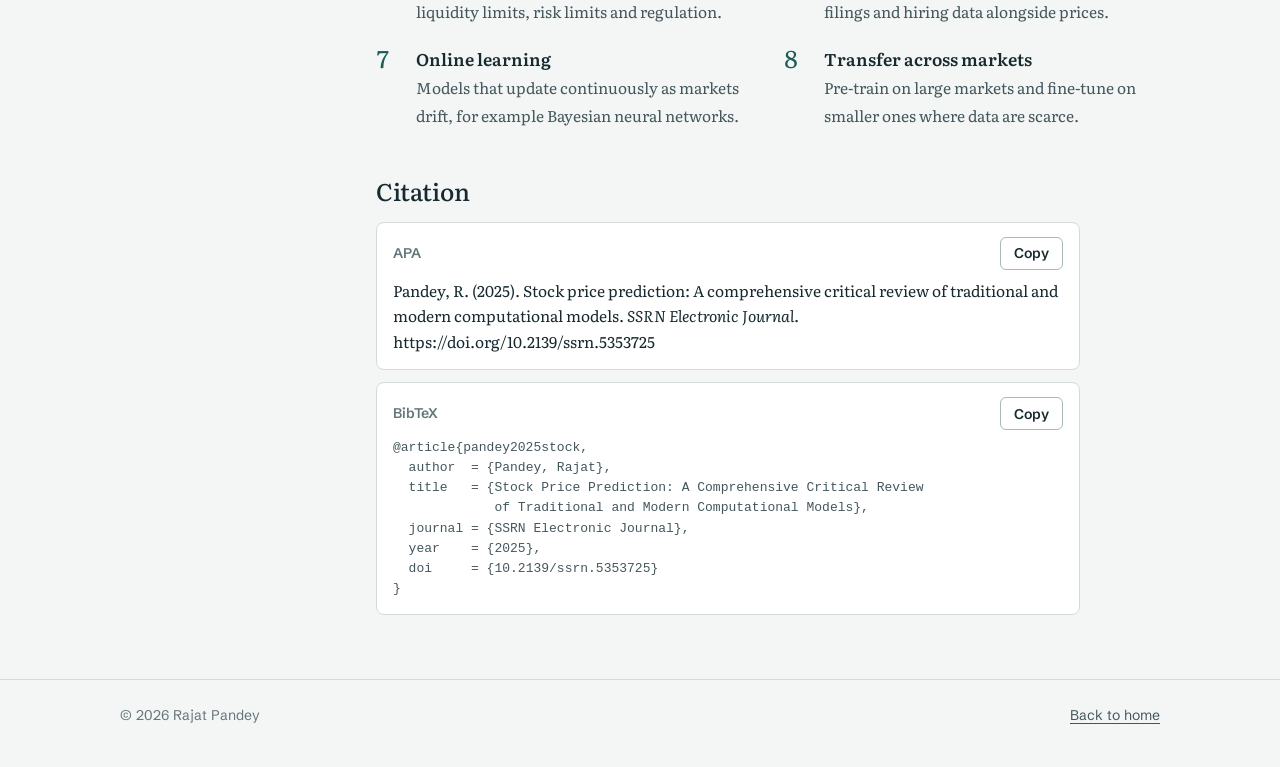
<file: stock-price-prediction-review.html>
<!doctype html>
<html lang="en">
<head>
<meta charset="utf-8">
<meta name="viewport" content="width=device-width, initial-scale=1, viewport-fit=cover">
<title>Stock Price Prediction Review | Rajat Pandey</title>
<meta name="description" content="Detailed summary of Rajat Pandey's critical review of 112 stock price prediction studies, from ARIMA to Transformers, reinforcement learning and explainable AI (SSRN, 2025).">
<meta name="author" content="Rajat Pandey">
<link rel="canonical" href="https://rajatpandey.in/stock-price-prediction-review.html">
<meta property="og:type" content="article">
<meta property="og:title" content="Stock Price Prediction: A Comprehensive Critical Review">
<meta property="og:description" content="A critical survey of 112 empirical studies across seven model families, with a model-selection framework and eight research directions.">
<meta name="citation_title" content="Stock Price Prediction: A Comprehensive Critical Review of Traditional and Modern Computational Models">
<meta name="citation_author" content="Pandey, Rajat">
<meta name="citation_publication_date" content="2025">
<meta name="citation_journal_title" content="SSRN Electronic Journal">
<meta name="citation_doi" content="10.2139/ssrn.5353725">
<link rel="icon" href="favicon.svg" type="image/svg+xml">
<link rel="preconnect" href="https://fonts.googleapis.com">
<link rel="preconnect" href="https://fonts.gstatic.com" crossorigin>
<link rel="stylesheet" href="https://fonts.googleapis.com/css2?family=Literata:ital,opsz,wght@0,7..72,400..700;1,7..72,400..700&family=Schibsted+Grotesk:wght@400..700&display=swap">
<link rel="stylesheet" href="style.css">
</head>
<body>
<a class="skip" href="#main">Skip to content</a>

<header class="site-header">
  <div class="frame header-inner">
    <a class="brand" href="index.html" aria-label="Rajat Pandey, home">
      <span class="brand-mark" aria-hidden="true">RP</span>
      <span class="brand-name">Rajat Pandey</span>
    </a>
    <nav class="site-nav" aria-label="Main">
      <a href="index.html#research" aria-current="page">Research</a>
      <a href="index.html#experience">Experience</a>
      <a href="index.html#teaching">Teaching</a>
      <a href="index.html#education">Education</a>
      <a href="index.html#contact">Contact</a>
      <a class="nav-cv" href="Rajat-Pandey-CV.pdf" target="_blank" rel="noopener">CV (PDF)</a>
    </nav>
  </div>
</header>

<main id="main" class="frame paper-page">
  <p class="crumbs"><a href="index.html#research">Research</a> / Literature review</p>

  <header class="paper-head">
    <h1>Stock Price Prediction: A Comprehensive Critical Review of Traditional and Modern Computational Models</h1>
    <p class="standfirst">Thirty-seven years of forecasting research, read critically. The review asks which models actually predict stock prices, how far the reported gains can be trusted, and what they are worth once trading costs are counted.</p>
    <div class="actions">
      <a class="button" href="https://papers.ssrn.com/sol3/papers.cfm?abstract_id=5353725" target="_blank" rel="noopener">Read the paper on SSRN</a>
      <a class="button button-quiet" href="#cite">Cite this paper</a>
    </div>
  </header>

  <dl class="facts">
    <div><dt>Author</dt><dd>Rajat Pandey</dd></div>
    <div><dt>Posted</dt><dd>SSRN, 2025</dd></div>
    <div><dt>Corpus</dt><dd>112 studies, 1988–2025</dd></div>
    <div><dt>DOI</dt><dd><a href="https://doi.org/10.2139/ssrn.5353725" target="_blank" rel="noopener">10.2139/ssrn.5353725</a></dd></div>
  </dl>

  <div class="doc">
    <nav class="toc" aria-label="On this page">
      <p>On this page</p>
      <ol>
        <li><a href="#question">The question</a></li>
        <li><a href="#approach">How the review was built</a></li>
        <li><a href="#coverage">What it covers</a></li>
        <li><a href="#findings">Main findings</a></li>
        <li><a href="#framework">Choosing a model</a></li>
        <li><a href="#directions">Future research</a></li>
        <li><a href="#cite">Citation</a></li>
      </ol>
    </nav>

    <div class="doc-body">
      <section class="doc-section" id="question">
        <h2>The question</h2>
        <p>Stock price prediction sits where computational finance meets machine learning, and the methods have advanced quickly. The evidence has not kept up. Each study uses its own data, time period, train–test split and error measure, so results are hard to compare across papers. Earlier reviews mostly catalogue models rather than judge them, and almost none confront the tension between reported predictive power and the Efficient Market Hypothesis.</p>
        <p>This review sets out to do three things: compare model families on the evidence as a whole, separate statistical accuracy from economic value, and place the findings in a theory of market efficiency that can explain why predictability comes and goes.</p>
      </section>

      <section class="doc-section" id="approach">
        <h2>How the review was built</h2>
        <p>The review is a structured critical narrative survey that follows PRISMA conventions for transparency in identifying and screening studies.</p>
        <ul>
          <li><strong>Sources searched:</strong> Scopus, Web of Science Core Collection, IEEE Xplore, ScienceDirect, SSRN and arXiv (q-fin and cs.LG), with Google Scholar and Semantic Scholar used to find highly cited work outside those indexes.</li>
          <li><strong>Included:</strong> studies that predict or classify stock prices or returns, report quantitative results or formally apply a model to financial data, and appear in peer-reviewed journals, reputable conference proceedings or well-cited working papers.</li>
          <li><strong>Excluded:</strong> commodity-only and foreign-exchange-only work, and purely theoretical derivations without empirical tests.</li>
          <li><strong>Result:</strong> about 4,820 records were screened down to 112 primary studies covering the United States, India, China, Europe, Southeast Asia, Latin America and Australia.</li>
        </ul>
        <p>Geographic breadth was deliberate. Model rankings are not stable across market microstructures, which single-market reviews cannot show.</p>
      </section>

      <section class="doc-section" id="coverage">
        <h2>What it covers</h2>
        <p>Each model family is reviewed in three steps: its key contributions, a critical evaluation, and the research gaps that remain.</p>
        <figure>
          <div class="chart-card">
            <div class="bars" role="list" aria-label="Approximate number of reviewed studies by model family">
              <div class="bar-row" role="listitem" tabindex="0" data-tip="Statistical time series (ARIMA, GARCH): about 28 studies"><span class="bar-label">Statistical time series</span><span class="bar-track"><span class="bar" style="width:100%"></span></span><span class="bar-value">28</span></div>
              <div class="bar-row" role="listitem" tabindex="0" data-tip="Classical ML (SVM, Random Forest, XGBoost): about 22 studies"><span class="bar-label">Classical machine learning</span><span class="bar-track"><span class="bar" style="width:78.6%"></span></span><span class="bar-value">22</span></div>
              <div class="bar-row" role="listitem" tabindex="0" data-tip="Sequential deep learning (RNN, LSTM, BiLSTM): about 19 studies"><span class="bar-label">Sequential deep learning</span><span class="bar-track"><span class="bar" style="width:67.9%"></span></span><span class="bar-value">19</span></div>
              <div class="bar-row" role="listitem" tabindex="0" data-tip="Shallow deep learning (ANN, CNN): about 14 studies"><span class="bar-label">Shallow deep learning</span><span class="bar-track"><span class="bar" style="width:50%"></span></span><span class="bar-value">14</span></div>
              <div class="bar-row" role="listitem" tabindex="0" data-tip="Attention-based (Transformer, Informer): about 11 studies"><span class="bar-label">Attention-based models</span><span class="bar-track"><span class="bar" style="width:39.3%"></span></span><span class="bar-value">11</span></div>
              <div class="bar-row" role="listitem" tabindex="0" data-tip="Hybrid (ARIMA–LSTM, GAN–LSTM–CNN): about 9 studies"><span class="bar-label">Hybrid models</span><span class="bar-track"><span class="bar" style="width:32.1%"></span></span><span class="bar-value">9</span></div>
              <div class="bar-row" role="listitem" tabindex="0" data-tip="Generative (GAN, WGAN): about 8 studies"><span class="bar-label">Generative models</span><span class="bar-track"><span class="bar" style="width:28.6%"></span></span><span class="bar-value">8</span></div>
              <div class="bar-row" role="listitem" tabindex="0" data-tip="Reinforcement learning (DQN, A2C, PPO): about 6 studies"><span class="bar-label">Reinforcement learning</span><span class="bar-track"><span class="bar" style="width:21.4%"></span></span><span class="bar-value">6</span></div>
              <div class="bar-row" role="listitem" tabindex="0" data-tip="Graph neural networks (GCN, GAT): about 5 studies"><span class="bar-label">Graph neural networks</span><span class="bar-track"><span class="bar" style="width:17.9%"></span></span><span class="bar-value">5</span></div>
              <div class="bar-row" role="listitem" tabindex="0" data-tip="Explainable AI (SHAP, LIME): about 5 studies"><span class="bar-label">Explainable AI</span><span class="bar-track"><span class="bar" style="width:17.9%"></span></span><span class="bar-value">5</span></div>
            </div>
          </div>
          <figcaption><strong>Studies reviewed, by model family.</strong> Approximate counts from Table 1 of the paper. A study can appear in more than one family, so the bars sum to more than 112.</figcaption>
        </figure>
        <p>Beyond the model families, the review covers three cross-cutting themes: graph neural networks that model links between stocks, sentiment and multi-modal data from news and social media, and explainable-AI methods that open up black-box forecasts for regulators and auditors.</p>
      </section>

      <section class="doc-section" id="findings">
        <h2>Main findings</h2>
        <ol class="findings">
          <li><strong>Deep learning wins most controlled comparisons.</strong><span>Sequence models beat statistical and classical machine-learning baselines in the head-to-head studies reviewed. On S&amp;P 500 daily data for 2015–2020, a Transformer reached an RMSE of 41.87 and 69.1% directional accuracy, against 43.25 and 67.0% for an LSTM. Hybrid ARIMA–LSTM models beat either component on its own.</span></li>
          <li><strong>The reported gains are inflated.</strong><span>Publication bias, data snooping across thousands of tested specifications, and leakage between training and test data all push reported accuracy up. Claims of more than 80% daily directional accuracy deserve caution unless pre-registered or independently replicated.</span></li>
          <li><strong>Statistical accuracy is not trading profit.</strong><span>Few studies subtract transaction costs, which run from about 0.05–0.15% per round trip in deep, liquid markets to 0.20–0.60% in less liquid ones. The best average directional accuracy for support vector machines across 55 markets was about 51.6%, an edge that costs can easily erase.</span></li>
          <li><strong>Reinforcement learning is promising but untested in live markets.</strong><span>In one comparison a PPO agent earned a 62% cumulative return against 33% for DQN and 45% for A2C, while A2C had the best risk-adjusted performance (Sharpe ratio 2.11). Most RL studies ignore market impact, slippage and latency, so backtest results overstate what is achievable.</span></li>
          <li><strong>No single model dominates.</strong><span>The right choice depends on how much data is available, the forecast horizon, market depth, the computing budget and whether forecasts must be explained. The review turns this into a selection framework.</span></li>
          <li><strong>The Adaptive Markets Hypothesis fits the evidence better than the static EMH.</strong><span>Predictability appears, is arbitraged away and re-emerges as conditions change (Lo, 2004; Grossman and Stiglitz, 1980). This explains why machine-learning strategies that forecast intraday prices well until about 2009 stopped working afterwards.</span></li>
        </ol>
      </section>

      <section class="doc-section" id="framework">
        <h2>Choosing a model</h2>
        <p>The paper’s model-selection framework matches the model family to the conditions a researcher or practitioner actually faces. It is a heuristic guide drawn from patterns in the literature, not a fixed rule.</p>
        <div class="table-wrap">
          <table>
            <thead>
              <tr><th scope="col">Condition</th><th scope="col">Range</th><th scope="col">Recommended</th><th scope="col">Avoid</th><th scope="col">Main risk</th></tr>
            </thead>
            <tbody>
              <tr><th scope="row">Training data</th><td>Under 2 years of daily data to over 10 years</td><td>ARIMA–GARCH or ARIMA–LSTM hybrid</td><td>Large Transformer</td><td>Overfitting</td></tr>
              <tr><th scope="row">Forecast horizon</th><td>Intraday or one day to weekly or monthly</td><td>Statistical or LSTM</td><td>Vanilla ARIMA</td><td>Variance at long horizons</td></tr>
              <tr><th scope="row">Interpretability</th><td>Mandatory for regulators to not required</td><td>Tree ensembles with SHAP</td><td>Black-box deep learning</td><td>Regulatory non-compliance</td></tr>
              <tr><th scope="row">Computing budget</th><td>CPU only to GPU cluster</td><td>SVM, Random Forest, ARIMA–LSTM</td><td>Transformer</td><td>Training not feasible</td></tr>
              <tr><th scope="row">Market structure</th><td>Frontier or illiquid to deep and liquid</td><td>Statistical; small ML ensemble</td><td>Data-hungry deep learning</td><td>Sparse data</td></tr>
              <tr><th scope="row">Objective</th><td>Risk-adjusted profit to price-level accuracy</td><td>Reinforcement learning (PPO)</td><td>RMSE-minimising deep learning</td><td>Misspecified reward</td></tr>
              <tr><th scope="row">Alternative data</th><td>Price and volume only to news, social and macro data</td><td>Multi-modal LSTM or Transformer</td><td>Univariate ARIMA</td><td>Lost signal</td></tr>
              <tr><th scope="row">Robustness</th><td>Average performance to worst-case crisis performance</td><td>Hybrid with regime-aware training</td><td>Single static model</td><td>Collapse in a new regime</td></tr>
            </tbody>
          </table>
        </div>
      </section>

      <section class="doc-section" id="directions">
        <h2>Where the field should go next</h2>
        <p>The gap analysis in each section leads to eight priorities for future research.</p>
        <ol class="directions">
          <li><div><strong>Standard benchmarks</strong><span>Curated datasets with fixed, time-ordered splits and agreed accuracy and cost-adjusted metrics.</span></div></li>
          <li><div><strong>Cross-regime testing</strong><span>Report worst-case performance across bull, bear and high-volatility periods, not only averages.</span></div></li>
          <li><div><strong>Causal approaches</strong><span>Granger causality, instrumental variables and structural models that explain as well as predict.</span></div></li>
          <li><div><strong>Interpretable by design</strong><span>Models whose internal structure maps to economic concepts, without relying on post-hoc explanation.</span></div></li>
          <li><div><strong>Realistic portfolio RL</strong><span>Multi-asset agents with transaction costs, liquidity limits, risk limits and regulation.</span></div></li>
          <li><div><strong>Alternative data</strong><span>Satellite images, card transactions, patents, filings and hiring data alongside prices.</span></div></li>
          <li><div><strong>Online learning</strong><span>Models that update continuously as markets drift, for example Bayesian neural networks.</span></div></li>
          <li><div><strong>Transfer across markets</strong><span>Pre-train on large markets and fine-tune on smaller ones where data are scarce.</span></div></li>
        </ol>
      </section>

      <section class="doc-section" id="cite">
        <h2>Citation</h2>
        <div class="cite">
          <div class="cite-block">
            <div class="cite-head"><span>APA</span><button type="button" class="copy" id="copy-apa" data-copy-target="#apa">Copy</button></div>
            <p id="apa">Pandey, R. (2025). Stock price prediction: A comprehensive critical review of traditional and modern computational models. <em>SSRN Electronic Journal</em>. https://doi.org/10.2139/ssrn.5353725</p>
          </div>
          <div class="cite-block">
            <div class="cite-head"><span>BibTeX</span><button type="button" class="copy" id="copy-bib" data-copy-target="#bib">Copy</button></div>
<pre id="bib">@article{pandey2025stock,
  author  = {Pandey, Rajat},
  title   = {Stock Price Prediction: A Comprehensive Critical Review
             of Traditional and Modern Computational Models},
  journal = {SSRN Electronic Journal},
  year    = {2025},
  doi     = {10.2139/ssrn.5353725}
}</pre>
          </div>
        </div>
      </section>
    </div>
  </div>
</main>

<footer class="site-footer">
  <div class="frame footer-inner">
    <p>© 2026 Rajat Pandey</p>
    <p><a href="index.html">Back to home</a></p>
  </div>
</footer>
<script src="site.js"></script>
</body>
</html>
</file>
<file: style.css>
/* Layout: one left-aligned reading column (about 44rem) inside a 70rem frame.
   Home: name + research statement beside an "at a glance" list, then research,
   experience as a dated timeline, teaching table, education, contact.
   Paper pages: sticky contents list on the left, long-form summary on the right.
   Signature detail: the accountant's double rule under the name. */

:root {
  --paper: #f4f6f5;
  --sheet: #ffffff;
  --ink: #172a30;
  --ink-2: #44575d;
  --ink-3: #64767b;
  --rule: #d2dbd9;
  --rule-strong: #a9b8b5;
  --accent: #1b5c57;
  --accent-ink: #ffffff;
  --accent-soft: #e2ecea;
  --chart: #2a7a73;
  --focus: #1b5c57;

  --font-text: "Literata", "Iowan Old Style", "Palatino Linotype", Georgia, serif;
  --font-ui: "Schibsted Grotesk", "Segoe UI", system-ui, -apple-system, sans-serif;

  --step--1: 0.8125rem;
  --step-0: 1.0625rem;
  --step-1: 1.25rem;
  --step-2: 1.5rem;
  --step-3: 2rem;
  --step-4: clamp(2.5rem, 6vw, 4rem);

  --measure: 44rem;
  --frame: 70rem;
  --gutter: clamp(1rem, 4vw, 2.5rem);
  color-scheme: light;
}

@media (prefers-color-scheme: dark) {
  :root:not([data-theme="light"]) {
    --paper: #10191c;
    --sheet: #162327;
    --ink: #e3eae8;
    --ink-2: #b4c2c0;
    --ink-3: #8c9d9f;
    --rule: #263639;
    --rule-strong: #3d5155;
    --accent: #7fc4bb;
    --accent-ink: #0e1a1c;
    --accent-soft: #1d3332;
    --chart: #6fb8ae;
    --focus: #7fc4bb;
    color-scheme: dark;
  }
}

:root[data-theme="dark"] {
  --paper: #10191c;
  --sheet: #162327;
  --ink: #e3eae8;
  --ink-2: #b4c2c0;
  --ink-3: #8c9d9f;
  --rule: #263639;
  --rule-strong: #3d5155;
  --accent: #7fc4bb;
  --accent-ink: #0e1a1c;
  --accent-soft: #1d3332;
  --chart: #6fb8ae;
  --focus: #7fc4bb;
  color-scheme: dark;
}

*, *::before, *::after { box-sizing: border-box; }

html { scroll-behavior: smooth; -webkit-text-size-adjust: 100%; }
@media (prefers-reduced-motion: reduce) { html { scroll-behavior: auto; } }

body {
  margin: 0;
  background: var(--paper);
  color: var(--ink);
  font-family: var(--font-text);
  font-size: var(--step-0);
  line-height: 1.65;
  font-optical-sizing: auto;
  text-rendering: optimizeLegibility;
}

img { max-width: 100%; height: auto; }

a { color: var(--accent); text-decoration-thickness: 1px; text-underline-offset: 0.18em; }
a:hover { text-decoration-thickness: 2px; }
:focus-visible { outline: 2px solid var(--focus); outline-offset: 3px; border-radius: 2px; }

h1, h2, h3, h4 { font-weight: 500; line-height: 1.2; text-wrap: balance; margin: 0; color: var(--ink); }
p, ul, ol, dl { margin: 0; }

.frame { width: 100%; max-width: var(--frame); margin-inline: auto; padding-inline: var(--gutter); }

.skip { position: absolute; left: -999px; top: 0; }
.skip:focus { left: 1rem; top: 1rem; background: var(--sheet); padding: 0.5rem 0.75rem; z-index: 10; }

/* ---------- Header ---------- */
.site-header { border-bottom: 1px solid var(--rule); background: var(--paper); }
.header-inner {
  display: flex; flex-wrap: wrap; align-items: center; justify-content: space-between;
  gap: 0.75rem 2rem; padding-block: 1rem;
}
.brand { display: inline-flex; align-items: center; gap: 0.7rem; text-decoration: none; color: var(--ink); }
.brand-mark {
  display: inline-grid; place-items: center; width: 2.25rem; height: 2.25rem;
  border: 1.5px solid var(--ink); border-radius: 50%;
  font-family: var(--font-text); font-size: 0.875rem; font-weight: 600; letter-spacing: 0.04em;
}
.brand-name { font-family: var(--font-ui); font-weight: 600; font-size: 1rem; }
.site-nav { display: flex; flex-wrap: wrap; gap: 0.25rem 1.25rem; font-family: var(--font-ui); font-size: 0.9375rem; }
.site-nav a { color: var(--ink-2); text-decoration: none; padding-block: 0.25rem; }
.site-nav a:hover, .site-nav a[aria-current="page"] { color: var(--ink); text-decoration: underline; text-decoration-thickness: 1px; }
.site-nav .nav-cv { color: var(--accent); font-weight: 600; }

/* ---------- Home: hero ---------- */
.home { display: flex; flex-direction: column; gap: clamp(3.5rem, 8vw, 5.5rem); padding-block: clamp(2.5rem, 6vw, 4.5rem) 4rem; }

.hero {
  display: grid; grid-template-columns: minmax(0, 1fr) minmax(0, 20rem);
  gap: 2.5rem clamp(2rem, 5vw, 4.5rem); align-items: start;
}
.hero-text { display: flex; flex-direction: column; gap: 1.25rem; max-width: var(--measure); min-width: 0; }
.name { font-size: var(--step-4); font-weight: 500; letter-spacing: -0.015em; line-height: 1.02; font-variation-settings: "opsz" 72; }
.double-rule { width: min(100%, 15rem); height: 6px; border-top: 1.5px solid var(--accent); border-bottom: 1.5px solid var(--accent); margin-top: -0.25rem; }
.lede { font-size: var(--step-2); line-height: 1.42; color: var(--ink); font-variation-settings: "opsz" 30; }
.hero-text p:not(.lede) { color: var(--ink-2); }

.actions { display: flex; flex-wrap: wrap; gap: 0.75rem; padding-top: 0.25rem; }
.button {
  display: inline-flex; align-items: center; gap: 0.5rem;
  font-family: var(--font-ui); font-size: 0.9375rem; font-weight: 600;
  padding: 0.6rem 1.05rem; border-radius: 6px; text-decoration: none;
  background: var(--accent); color: var(--accent-ink); border: 1.5px solid var(--accent);
  cursor: pointer;
}
.button:hover { text-decoration: none; filter: brightness(1.08); }
.button-quiet { background: transparent; color: var(--accent); }
.button-quiet:hover { background: var(--accent-soft); filter: none; }

.glance { border-top: 2px solid var(--ink); padding-top: 1rem; min-width: 0; }
.glance dl { display: flex; flex-direction: column; gap: 0.9rem; }
.glance dt { font-family: var(--font-ui); font-size: var(--step--1); font-weight: 600; color: var(--ink-3); letter-spacing: 0.01em; }
.glance dd { margin: 0.1rem 0 0; font-size: 0.96875rem; line-height: 1.5; overflow-wrap: anywhere; }

/* ---------- Sections ---------- */
.section { display: flex; flex-direction: column; gap: 1.75rem; scroll-margin-top: 1.5rem; }
.section-head { display: flex; flex-direction: column; gap: 0.6rem; border-top: 1px solid var(--rule-strong); padding-top: 1.1rem; max-width: var(--measure); }
.section-head h2 { font-size: var(--step-3); letter-spacing: -0.01em; }
.section-head p { color: var(--ink-2); }

.group { display: flex; flex-direction: column; gap: 1.25rem; max-width: var(--measure); }
.group-title { font-family: var(--font-ui); font-size: 1rem; font-weight: 600; color: var(--ink-3); }

/* ---------- Research entries ---------- */
.paper { display: flex; flex-direction: column; gap: 0.55rem; padding-bottom: 1.5rem; border-bottom: 1px solid var(--rule); }
.group .paper:last-child { border-bottom: 0; padding-bottom: 0; }
.paper-title { font-size: var(--step-1); line-height: 1.32; font-weight: 500; }
.paper-title a { color: var(--ink); text-decoration-color: var(--rule-strong); }
.paper-title a:hover { color: var(--accent); text-decoration-color: currentColor; }
.paper-meta { font-family: var(--font-ui); font-size: 0.9375rem; color: var(--ink-2); display: flex; flex-wrap: wrap; align-items: center; gap: 0.35rem 0.7rem; }
.tag {
  display: inline-block; font-family: var(--font-ui); font-size: var(--step--1); font-weight: 600;
  padding: 0.12rem 0.55rem; border-radius: 999px; background: var(--accent-soft); color: var(--accent);
  white-space: nowrap;
}
.paper-summary { color: var(--ink); }
.paper-foot { font-family: var(--font-ui); font-size: 0.875rem; color: var(--ink-3); }
.paper-links { display: flex; flex-wrap: wrap; gap: 0.4rem 1.25rem; font-family: var(--font-ui); font-size: 0.9375rem; font-weight: 600; padding-top: 0.15rem; }

/* ---------- Timeline (experience, education) ---------- */
.timeline { list-style: none; padding: 0; display: flex; flex-direction: column; }
.entry {
  display: grid; grid-template-columns: 11rem minmax(0, 1fr); gap: 0.4rem 2rem;
  padding-block: 1.4rem; border-top: 1px solid var(--rule);
}
.entry:first-child { border-top: 0; padding-top: 0.25rem; }
.entry-date { font-family: var(--font-ui); font-size: 0.9375rem; color: var(--ink-3); font-variant-numeric: tabular-nums; padding-top: 0.2rem; }
.entry-body { display: flex; flex-direction: column; gap: 0.45rem; max-width: var(--measure); min-width: 0; }
.entry-body h3 { font-size: var(--step-1); line-height: 1.3; }
.entry-org { font-family: var(--font-ui); font-size: 0.9375rem; color: var(--ink-2); }
.entry-body ul { padding-left: 1.1rem; display: flex; flex-direction: column; gap: 0.35rem; color: var(--ink); }
.entry-body ul li::marker { color: var(--ink-3); }
.entry-note { color: var(--ink-2); }

/* ---------- Tables ---------- */
.table-wrap { overflow-x: auto; max-width: 100%; border: 1px solid var(--rule); border-radius: 8px; background: var(--sheet); }
table { border-collapse: collapse; width: 100%; font-size: 0.96875rem; }
th, td { text-align: left; vertical-align: top; padding: 0.7rem 0.9rem; border-bottom: 1px solid var(--rule); }
thead th { font-family: var(--font-ui); font-size: 0.875rem; font-weight: 600; color: var(--ink-2); background: var(--paper); white-space: nowrap; }
tbody tr:last-child th, tbody tr:last-child td { border-bottom: 0; }
tbody th { font-weight: 500; }
.num { font-variant-numeric: tabular-nums; }

/* ---------- Definition grids (skills etc.) ---------- */
.defs { display: grid; grid-template-columns: 13rem minmax(0, 1fr); gap: 0.9rem 2rem; max-width: 56rem; }
.defs dt { font-family: var(--font-ui); font-weight: 600; font-size: 0.9375rem; color: var(--ink-2); padding-top: 0.15rem; }
.defs dd { margin: 0; min-width: 0; }

.prose { max-width: var(--measure); display: flex; flex-direction: column; gap: 1rem; }
.prose ul, .prose ol { padding-left: 1.2rem; display: flex; flex-direction: column; gap: 0.5rem; }

/* ---------- Contact ---------- */
.contact-row { display: flex; flex-wrap: wrap; align-items: center; gap: 0.75rem 1rem; }
.email { font-size: var(--step-2); font-variation-settings: "opsz" 30; overflow-wrap: anywhere; }
.copy {
  font-family: var(--font-ui); font-size: 0.875rem; font-weight: 600; cursor: pointer;
  padding: 0.4rem 0.8rem; border-radius: 6px; border: 1.5px solid var(--rule-strong);
  background: var(--sheet); color: var(--ink);
}
.copy:hover { border-color: var(--accent); color: var(--accent); }

/* ---------- Footer ---------- */
.site-footer { border-top: 1px solid var(--rule); }
.footer-inner { display: flex; flex-wrap: wrap; justify-content: space-between; gap: 0.5rem 2rem; padding-block: 1.5rem 2.5rem; font-family: var(--font-ui); font-size: 0.875rem; color: var(--ink-3); }
.footer-inner a { color: var(--ink-2); }

/* ---------- Paper pages ---------- */
.paper-page { padding-block: clamp(2rem, 5vw, 3.5rem) 4rem; display: flex; flex-direction: column; gap: 2.5rem; }
.crumbs { font-family: var(--font-ui); font-size: 0.9375rem; color: var(--ink-3); }
.crumbs a { color: var(--ink-2); }
.paper-head { display: flex; flex-direction: column; gap: 1rem; max-width: 52rem; }
.paper-head h1 { font-size: clamp(1.9rem, 4.2vw, 2.9rem); letter-spacing: -0.012em; line-height: 1.12; font-variation-settings: "opsz" 60; }
.paper-head .standfirst { font-size: var(--step-1); color: var(--ink-2); line-height: 1.5; max-width: var(--measure); }

.facts { display: flex; flex-wrap: wrap; gap: 1rem 2.5rem; padding-block: 1rem; border-block: 1px solid var(--rule); max-width: 52rem; }
.facts div { display: flex; flex-direction: column; min-width: 0; }
.facts dt { font-family: var(--font-ui); font-size: var(--step--1); font-weight: 600; color: var(--ink-3); }
.facts dd { margin: 0; font-size: 0.96875rem; }

.doc { display: grid; grid-template-columns: 13rem minmax(0, 1fr); gap: 3rem; align-items: start; }
.toc { position: sticky; top: calc(env(safe-area-inset-top, 0px) + 1.5rem); font-family: var(--font-ui); font-size: 0.9rem; }
.toc p { font-weight: 600; color: var(--ink-3); margin-bottom: 0.6rem; }
.toc ol { list-style: none; padding: 0; display: flex; flex-direction: column; gap: 0.45rem; border-left: 1px solid var(--rule); }
.toc a { display: block; padding-left: 0.85rem; margin-left: -1px; border-left: 2px solid transparent; color: var(--ink-2); text-decoration: none; line-height: 1.35; }
.toc a:hover { color: var(--accent); border-left-color: var(--accent); }

.doc-body { display: flex; flex-direction: column; gap: 3rem; min-width: 0; }
.doc-section { display: flex; flex-direction: column; gap: 1rem; scroll-margin-top: 1.5rem; }
.doc-section > h2 { font-size: var(--step-2); }
.doc-section > p, .doc-section > ul, .doc-section > ol { max-width: var(--measure); }
.doc-section ul, .doc-section ol { padding-left: 1.2rem; display: flex; flex-direction: column; gap: 0.55rem; }

.findings { list-style: none; padding: 0 !important; display: flex; flex-direction: column; gap: 1.1rem !important; max-width: var(--measure); }
.findings li { display: flex; flex-direction: column; gap: 0.3rem; padding-left: 1rem; border-left: 2px solid var(--accent); }
.findings strong { font-weight: 600; }

.steps { list-style: none; padding: 0 !important; counter-reset: step; display: grid !important; grid-template-columns: repeat(auto-fit, minmax(13.5rem, 1fr)); gap: 0.75rem !important; max-width: 100%; }
.steps li { counter-increment: step; background: var(--sheet); border: 1px solid var(--rule); border-radius: 8px; padding: 0.85rem 1rem; display: flex; flex-direction: column; gap: 0.25rem; }
.steps li::before { content: "Step " counter(step); font-family: var(--font-ui); font-size: var(--step--1); font-weight: 600; color: var(--accent); }
.steps strong { font-weight: 600; font-family: var(--font-ui); font-size: 0.98rem; }
.steps span { font-size: 0.9375rem; color: var(--ink-2); line-height: 1.5; }

.directions { counter-reset: dir; list-style: none; padding: 0 !important; display: grid !important; grid-template-columns: repeat(auto-fit, minmax(17rem, 1fr)); gap: 1.25rem 2rem !important; max-width: 100% !important; }
.directions li { counter-increment: dir; display: grid; grid-template-columns: 2rem minmax(0, 1fr); gap: 0 0.5rem; }
.directions li::before { content: counter(dir); font-family: var(--font-text); font-size: var(--step-2); line-height: 1.1; color: var(--accent); font-variant-numeric: tabular-nums; }
.directions strong { display: block; font-weight: 600; }
.directions span { color: var(--ink-2); font-size: 0.96875rem; }

/* ---------- Figures & charts ---------- */
figure { margin: 0; display: flex; flex-direction: column; gap: 0.75rem; max-width: 46rem; }
figcaption { font-family: var(--font-ui); font-size: 0.875rem; color: var(--ink-3); line-height: 1.5; }
figcaption strong { color: var(--ink); font-weight: 600; }
.chart-card { background: var(--sheet); border: 1px solid var(--rule); border-radius: 10px; padding: 1.1rem 1.1rem 0.9rem; }

.bars { display: flex; flex-direction: column; gap: 0.5rem; font-family: var(--font-ui); font-size: 0.875rem; }
.bar-row { display: grid; grid-template-columns: 12.5rem minmax(0, 1fr) 2.6rem; align-items: center; gap: 0.75rem; padding-block: 0.1rem; border-radius: 4px; }
.bar-row:hover, .bar-row:focus-visible { background: var(--accent-soft); }
.bar-label { color: var(--ink-2); line-height: 1.25; }
.bar-track { height: 14px; position: relative; }
.bar-track::before { content: ""; position: absolute; inset: 6px 0 auto 0; height: 1px; background: var(--rule); }
.bar { position: relative; display: block; height: 100%; background: var(--chart); border-radius: 0 4px 4px 0; }
.bar-value { text-align: right; color: var(--ink); font-variant-numeric: tabular-nums; }

.chart-scroll { overflow-x: auto; }
.svg-chart { width: 100%; min-width: 580px; height: auto; display: block; overflow: visible; }
.svg-chart .grid { stroke: var(--rule); stroke-width: 1; }
.svg-chart .axis { stroke: var(--rule-strong); stroke-width: 1; }
.svg-chart .tick { fill: var(--ink-3); font-family: var(--font-ui); font-size: 12px; }
.svg-chart .line { fill: none; stroke: var(--chart); stroke-width: 2.5; stroke-linejoin: round; }
.svg-chart .note { fill: var(--ink-2); font-family: var(--font-ui); font-size: 12px; font-weight: 600; }
.svg-chart .dot { fill: var(--sheet); stroke: var(--chart); stroke-width: 2; }
.svg-chart .hit { fill: transparent; cursor: default; }
.svg-chart .hit:hover, .svg-chart .hit:focus-visible { fill: var(--accent-soft); fill-opacity: 0.6; outline: none; }

.tip {
  position: fixed; z-index: 20; pointer-events: none; max-width: 16rem;
  background: var(--ink); color: var(--paper); font-family: var(--font-ui); font-size: 0.8125rem; line-height: 1.4;
  padding: 0.45rem 0.6rem; border-radius: 6px; box-shadow: 0 4px 14px rgb(0 0 0 / 0.18);
}

/* ---------- Citation ---------- */
.cite { display: flex; flex-direction: column; gap: 0.75rem; max-width: var(--measure); }
.cite-block { position: relative; background: var(--sheet); border: 1px solid var(--rule); border-radius: 8px; padding: 0.9rem 1rem; }
.cite-block p { font-size: 0.96875rem; padding-right: 0; }
.cite-block pre { margin: 0; white-space: pre-wrap; overflow-wrap: anywhere; font-family: ui-monospace, "SFMono-Regular", Menlo, Consolas, monospace; font-size: 0.8125rem; line-height: 1.55; color: var(--ink-2); }
.cite-head { display: flex; justify-content: space-between; align-items: center; gap: 1rem; margin-bottom: 0.5rem; font-family: var(--font-ui); font-size: 0.875rem; font-weight: 600; color: var(--ink-3); }

.callout { max-width: var(--measure); background: var(--accent-soft); border-radius: 8px; padding: 1rem 1.1rem; display: flex; flex-direction: column; gap: 0.4rem; }
.callout strong { font-family: var(--font-ui); font-weight: 600; }

/* ---------- Responsive ---------- */
@media (max-width: 860px) {
  .hero { grid-template-columns: minmax(0, 1fr); }
  .doc { grid-template-columns: minmax(0, 1fr); gap: 2rem; }
  .toc { position: static; }
  .toc ol { flex-direction: row; flex-wrap: wrap; gap: 0.4rem 0; border-left: 0; }
  .toc a { border-left: 0; padding-left: 0; padding-right: 1rem; text-decoration: underline; text-decoration-color: var(--rule-strong); }
}
@media (max-width: 640px) {
  .entry { grid-template-columns: minmax(0, 1fr); gap: 0.35rem; }
  .entry-date { padding-top: 0; }
  .defs { grid-template-columns: minmax(0, 1fr); gap: 0.2rem; }
  .defs dd { margin-bottom: 0.8rem; }
  .bar-row { grid-template-columns: 8.5rem minmax(0, 1fr) 2rem; gap: 0.5rem; }
  .lede { font-size: 1.3rem; }
  .site-nav { gap: 0.25rem 1rem; }
}
</file>
